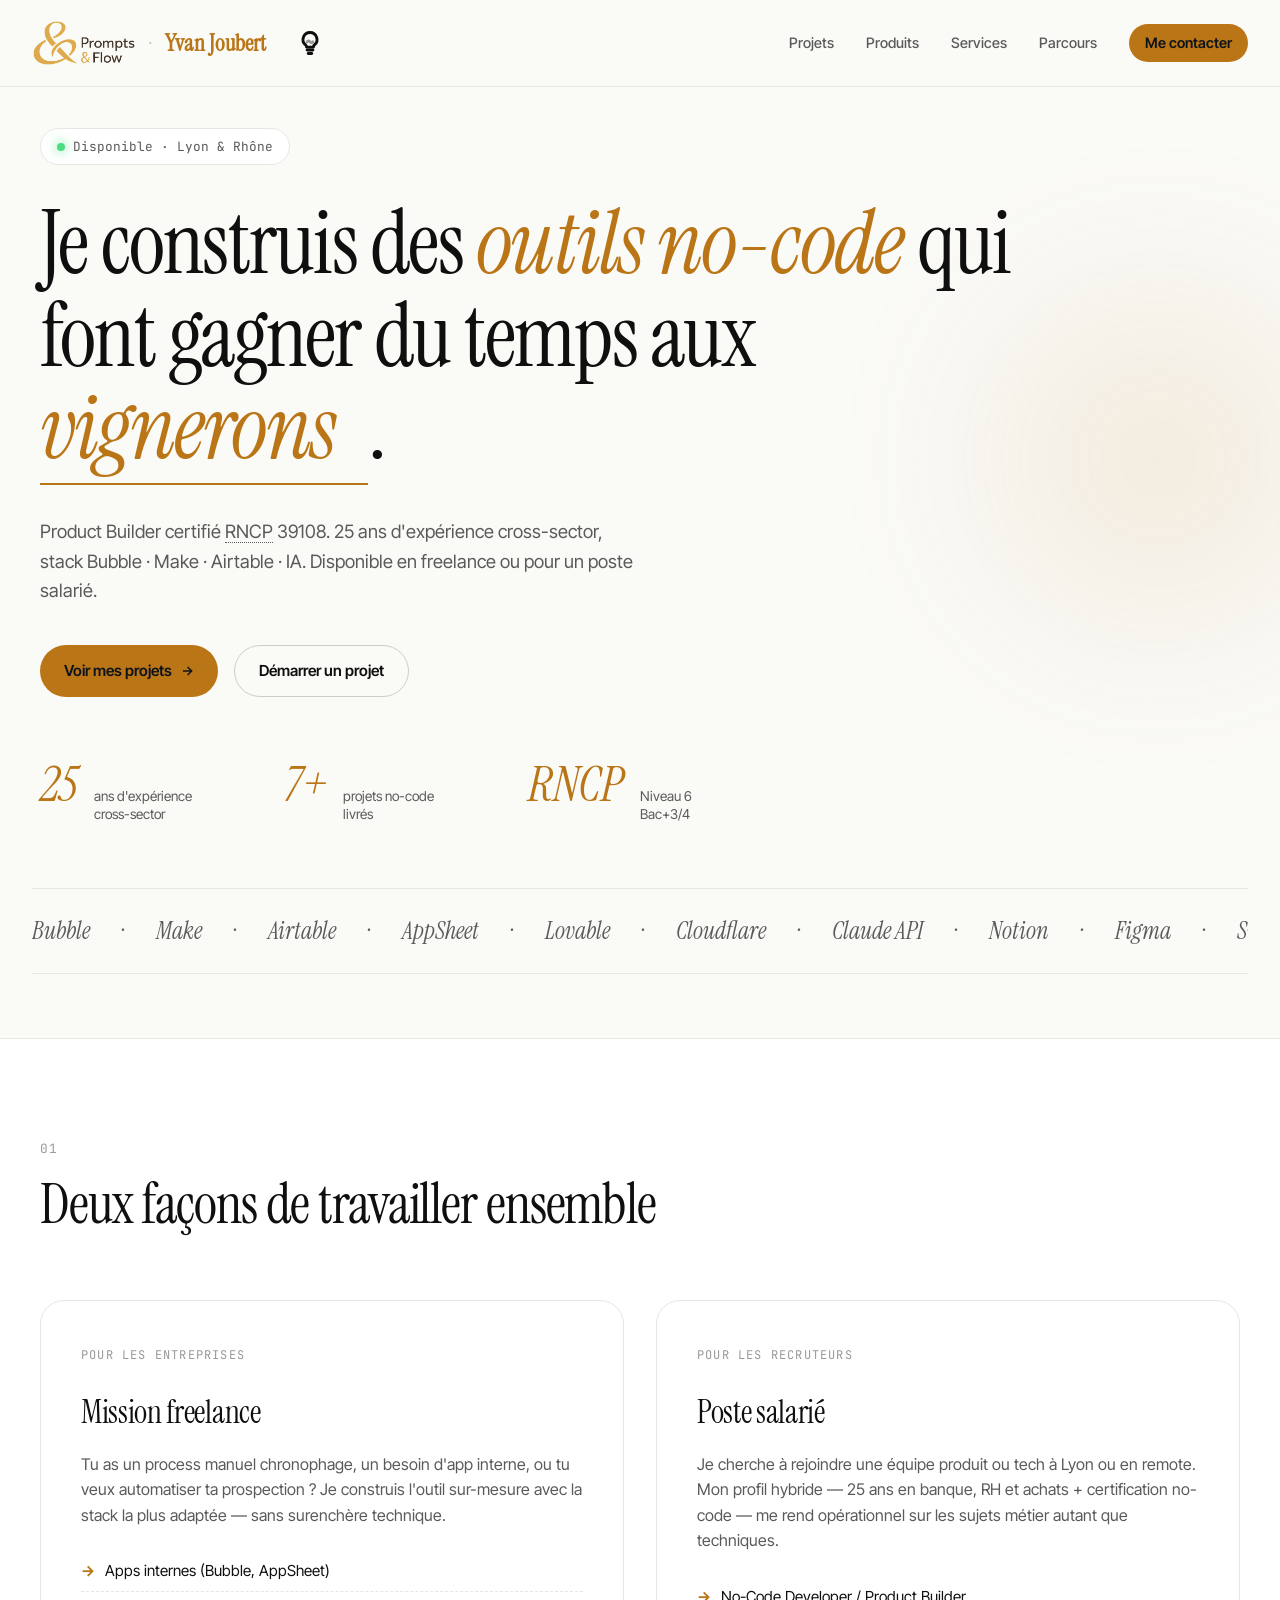
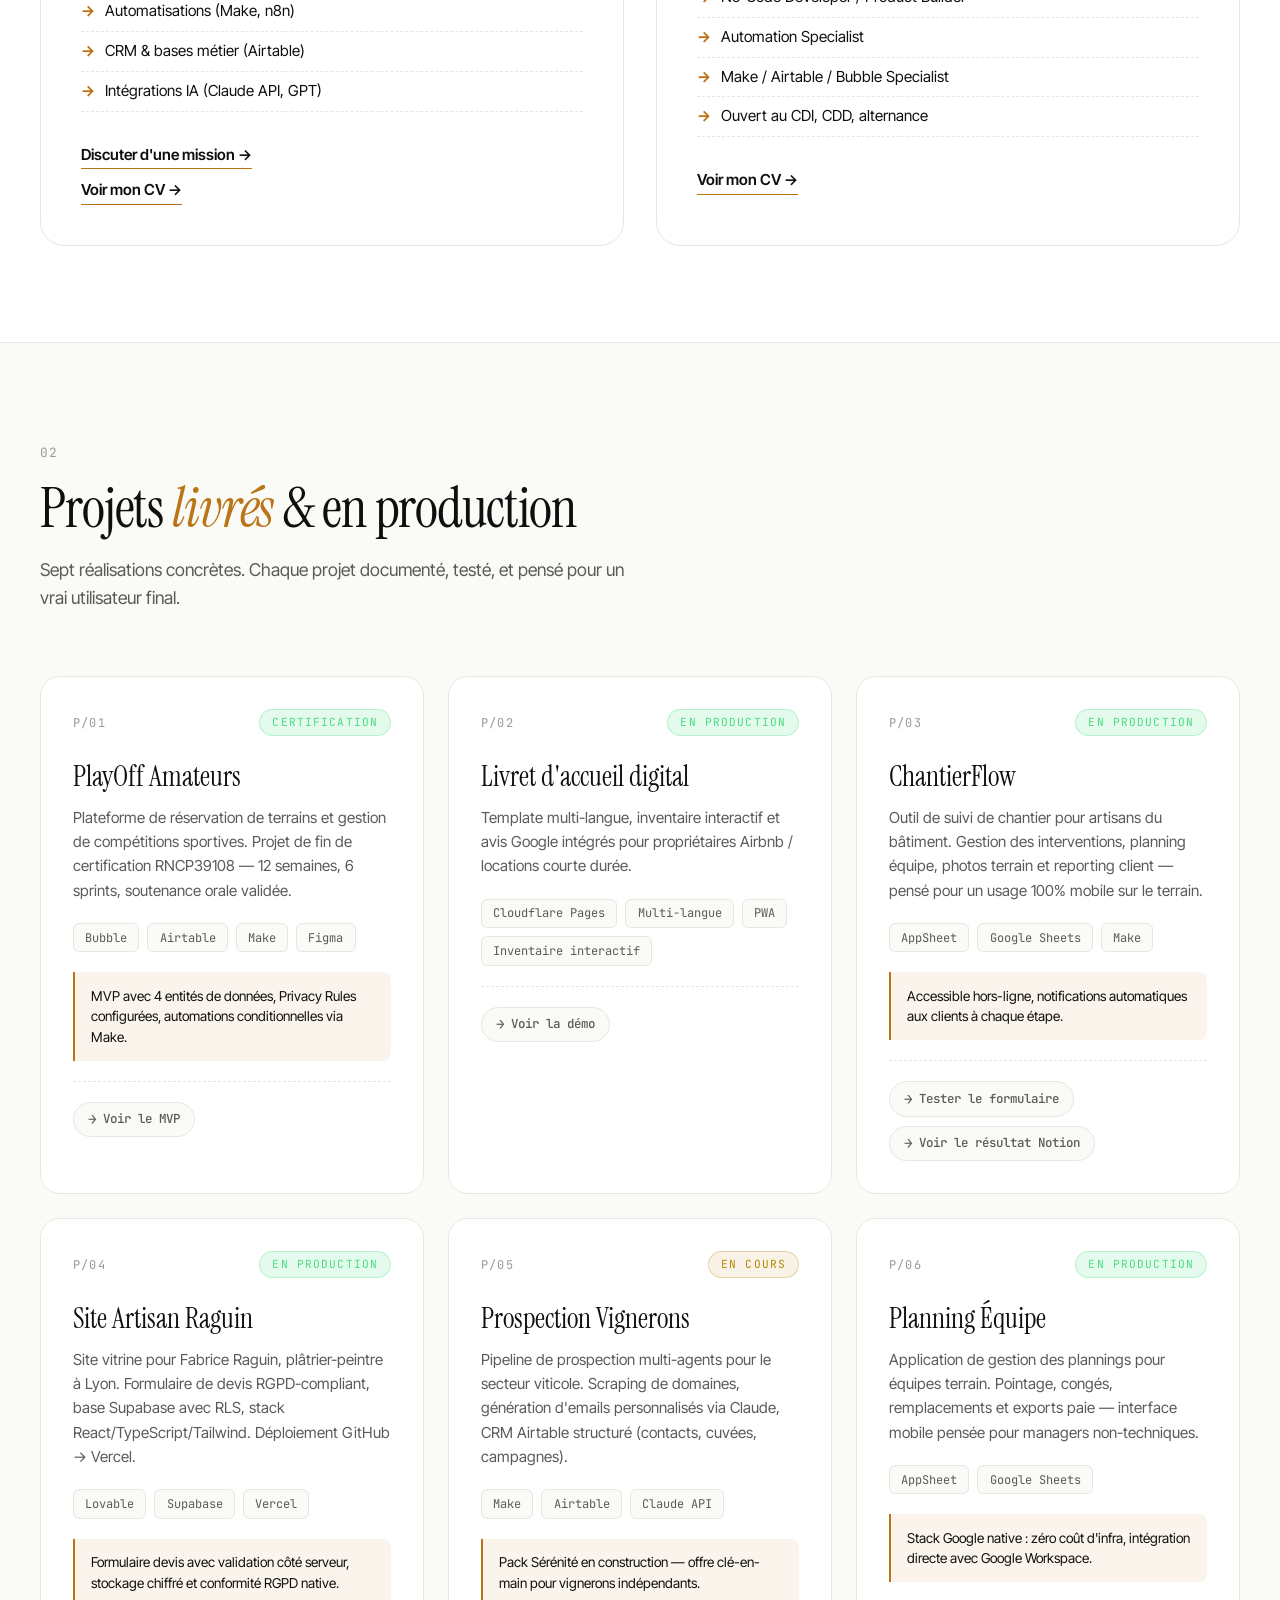
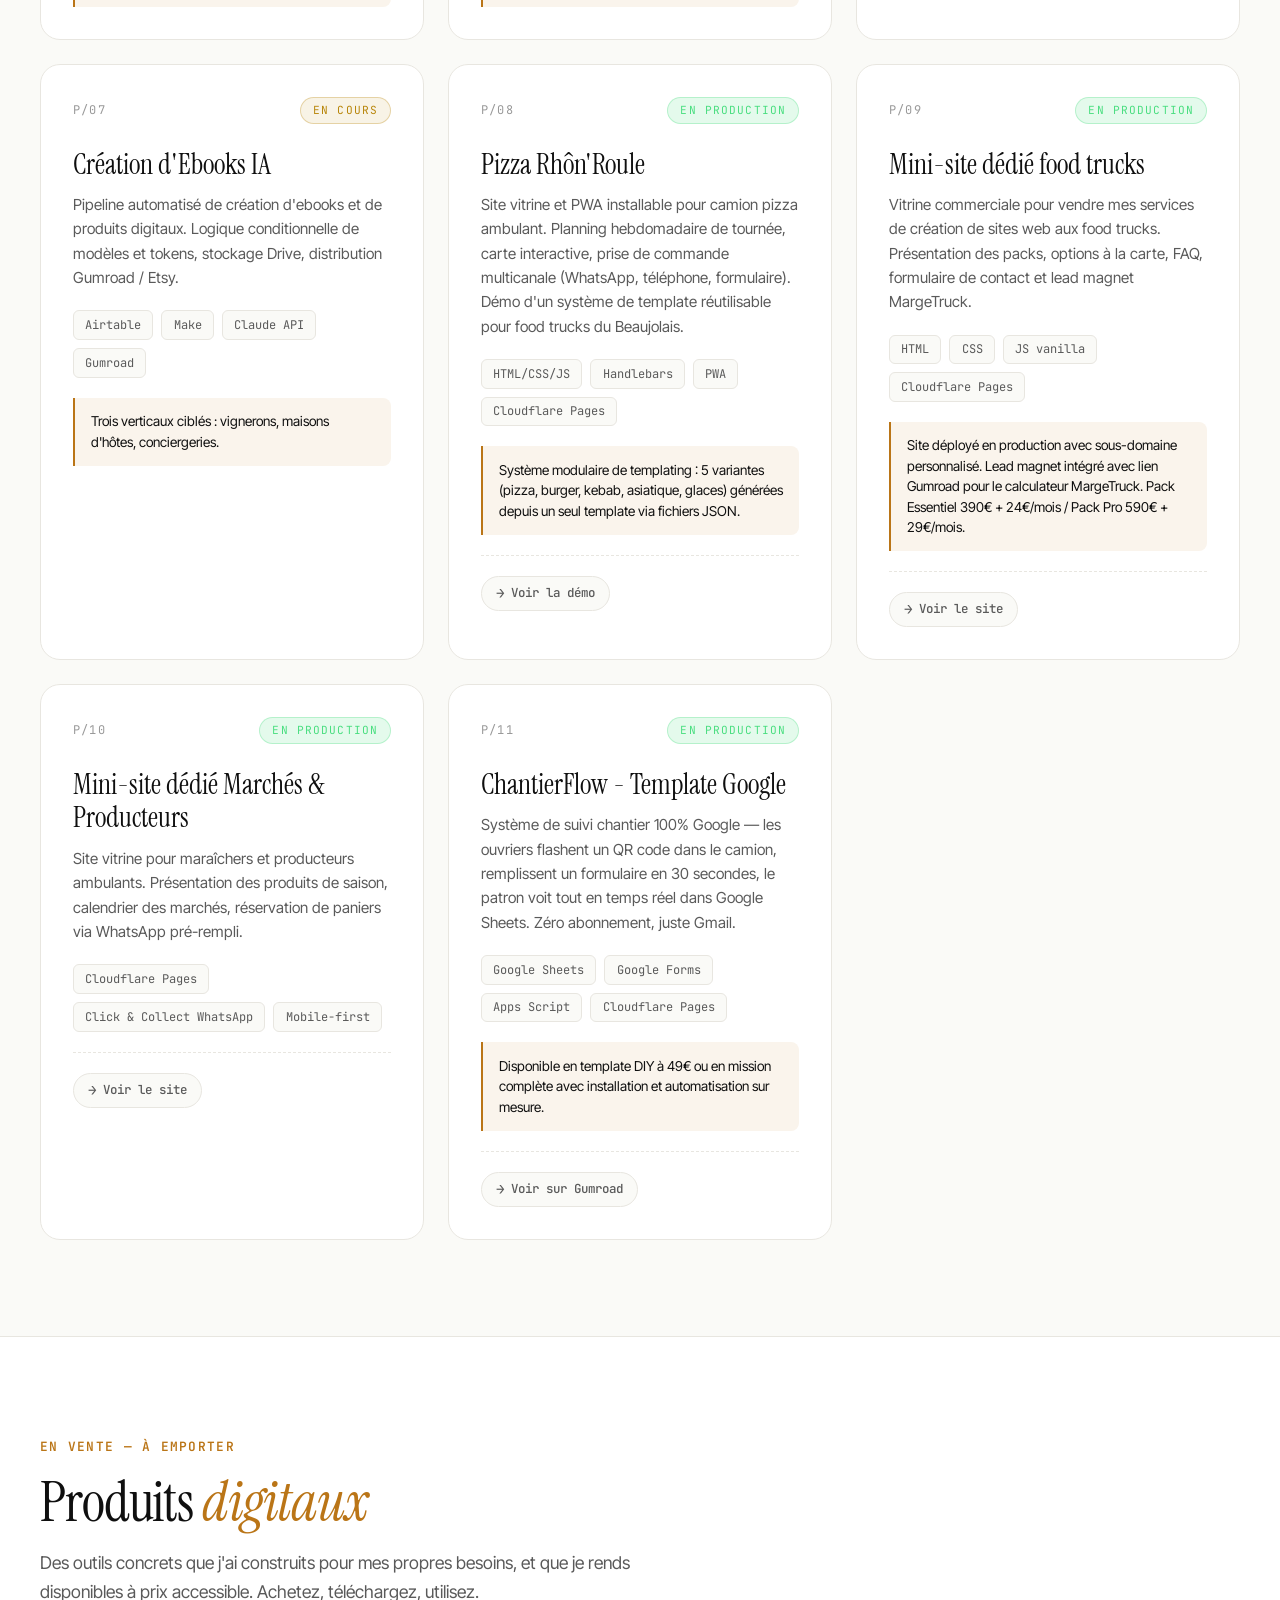
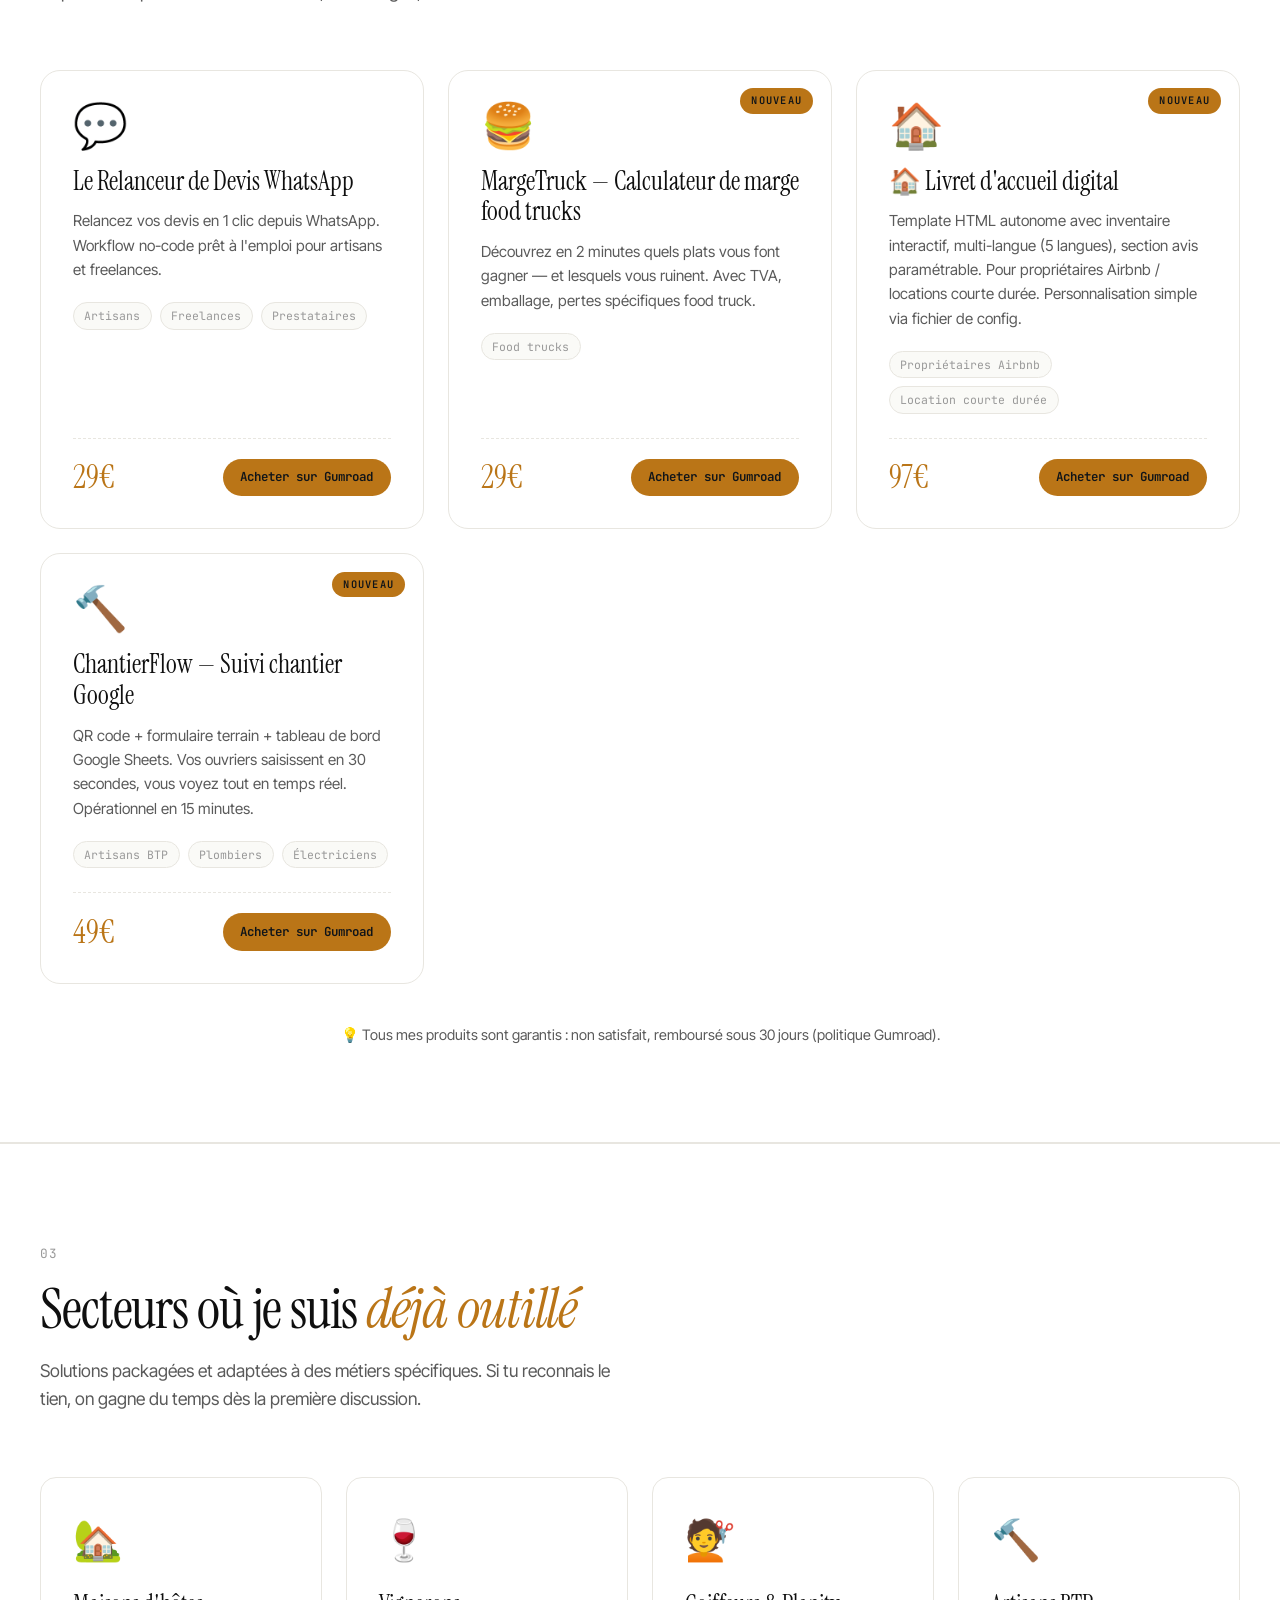
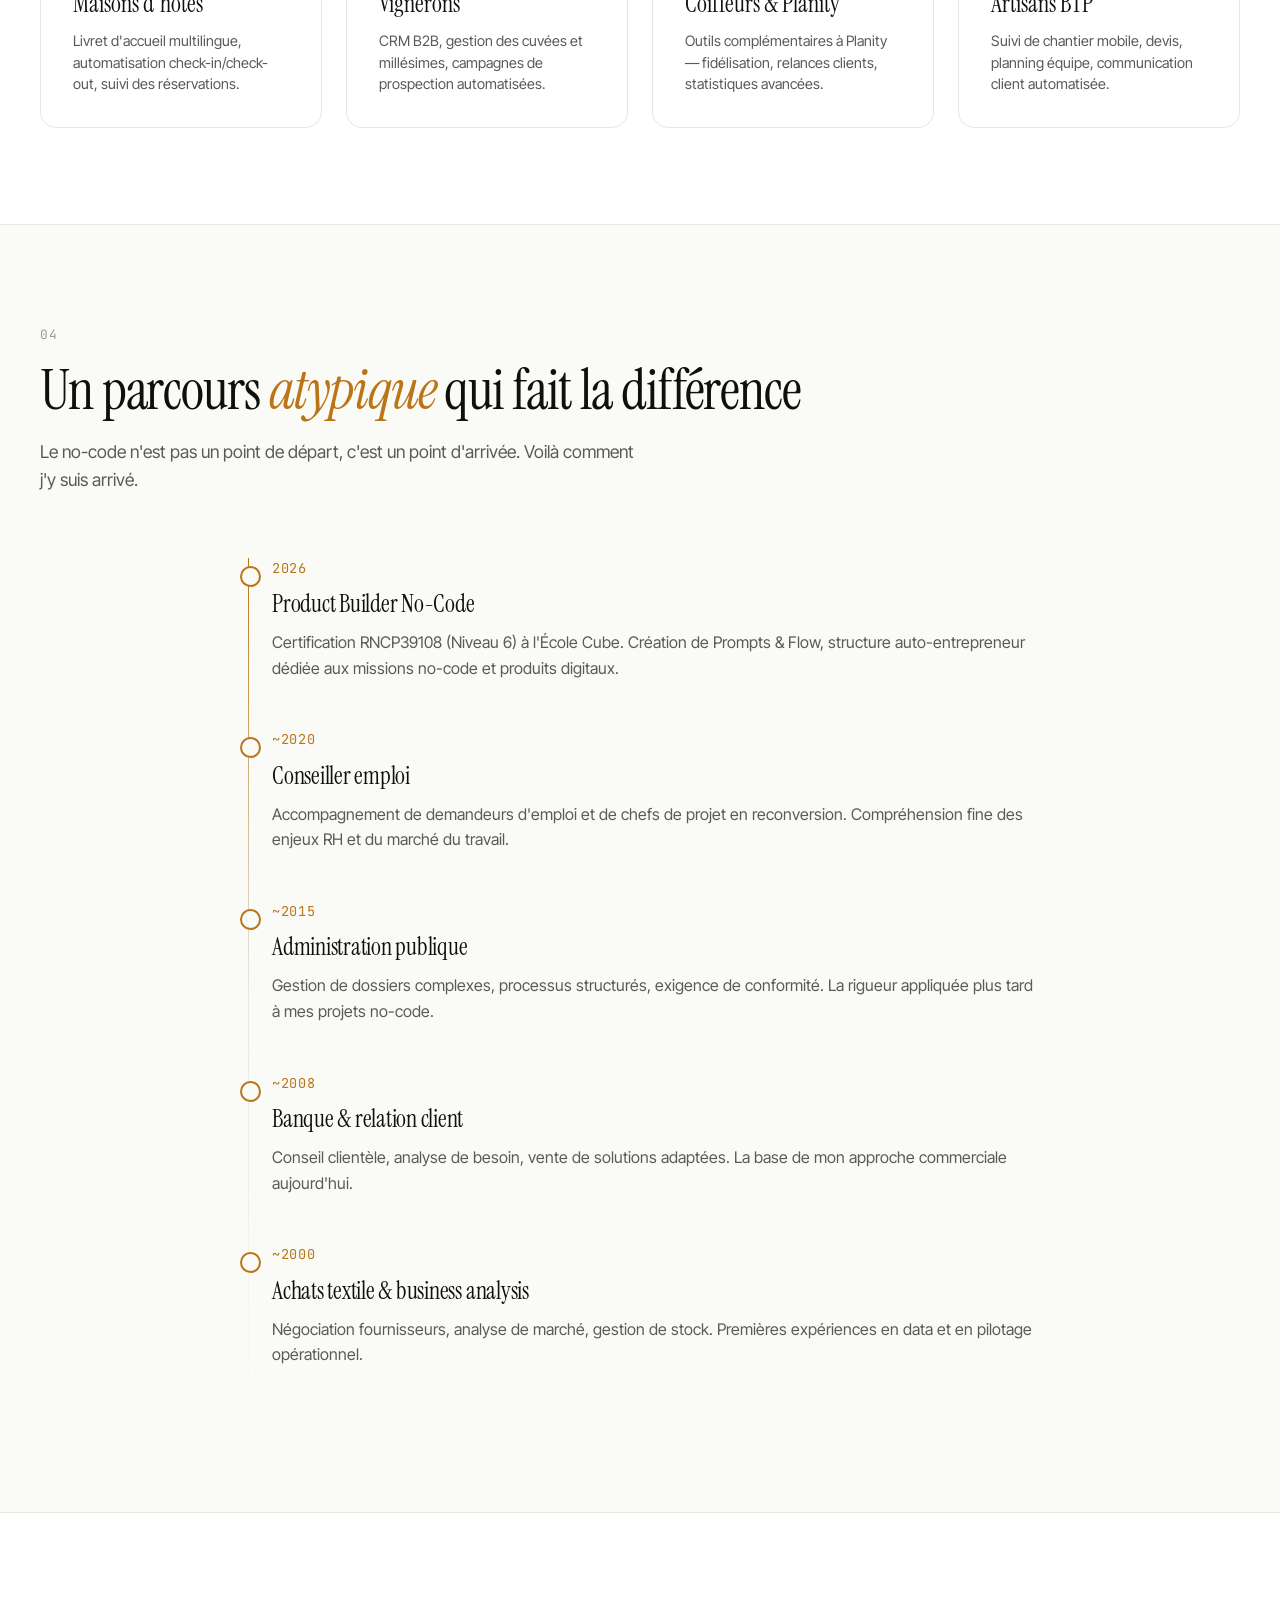
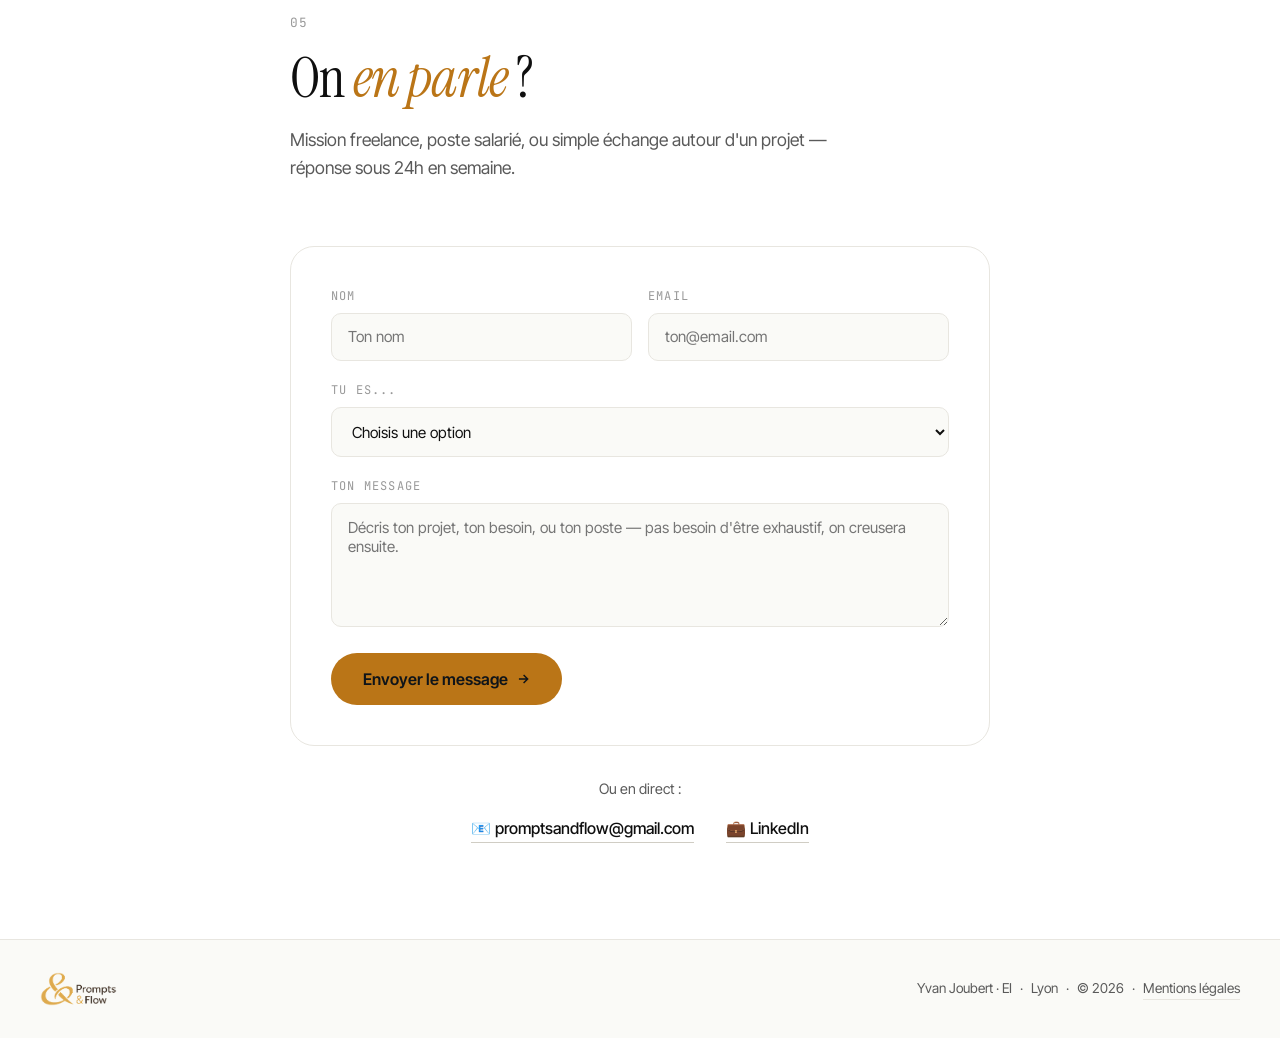
<file: index.html>
<!DOCTYPE html>
<html lang="fr" data-theme="dark">
<head>
  <meta charset="UTF-8" />
  <meta name="viewport" content="width=device-width, initial-scale=1.0" />
  <title>Yvan Joubert · Product Builder No-Code · Lyon</title>
  <meta name="description" content="Yvan Joubert, Product Builder No-Code à Lyon. Je construis des outils sur-mesure avec Bubble, Make, Airtable et IA pour les indépendants, maisons d'hôtes, vignerons et coiffeurs. Disponible en freelance ou pour un poste salarié." />
  <meta name="keywords" content="no-code, no code, Lyon, freelance, Bubble, Make, Airtable, AppSheet, automatisation, product builder, Yvan Joubert, Prompts and Flow" />
  <meta name="author" content="Yvan Joubert" />
  <link rel="canonical" href="https://promptsandflow.com/" />

  <!-- Open Graph -->
  <meta property="og:title" content="Yvan Joubert · Product Builder No-Code · Lyon" />
  <meta property="og:description" content="Je construis des outils sur-mesure pour automatiser ton activité. Bubble, Make, Airtable, IA. Disponible à Lyon." />
  <meta property="og:type" content="website" />
  <meta property="og:url" content="https://promptsandflow.com/" />
  <meta property="og:locale" content="fr_FR" />

  <!-- Twitter Card -->
  <meta name="twitter:card" content="summary_large_image" />
  <meta name="twitter:title" content="Yvan Joubert · Product Builder No-Code" />
  <meta name="twitter:description" content="Outils sur-mesure no-code pour indépendants et PME. Lyon." />

  <!-- Favicon -->
  <link rel="icon" type="image/png" sizes="32x32" href="images/logos/favicon-32.png?v=20260609-2" />
  <link rel="icon" type="image/png" sizes="16x16" href="images/logos/favicon-16.png?v=20260609-2" />
  <link rel="apple-touch-icon" sizes="180x180" href="images/logos/favicon-180.png?v=20260609-2" />

  <!-- Fonts -->
  <link rel="preconnect" href="https://fonts.googleapis.com" />
  <link rel="preconnect" href="https://fonts.gstatic.com" crossorigin />
  <link href="https://fonts.googleapis.com/css2?family=Instrument+Serif:ital@0;1&family=Inter+Tight:wght@400;500;600;700;800&family=JetBrains+Mono:wght@400;500&display=swap" rel="stylesheet" />

  <!-- Schema.org structured data -->
  <script type="application/ld+json">
  {
    "@context": "https://schema.org",
    "@type": "Person",
    "name": "Yvan Joubert",
    "jobTitle": "Product Builder No-Code",
    "url": "https://promptsandflow.com",
    "address": {
      "@type": "PostalAddress",
      "streetAddress": "254 rue Vendôme",
      "addressLocality": "Lyon",
      "postalCode": "69003",
      "addressRegion": "Rhône",
      "addressCountry": "FR"
    },
    "knowsAbout": ["No-code", "Bubble", "Make", "Airtable", "AppSheet", "Automatisation", "IA"],
    "worksFor": {
      "@type": "Organization",
      "name": "Prompts & Flow"
    }
  }
  </script>

  <link rel="stylesheet" href="styles.css?v=20260610-1" />
  <meta name="google-site-verification" content="iPtJjj0gyrvJUyJqYyPFgoODnZs7n_iYqDgCiWMfbYY" />

  <!-- Cloudflare Web Analytics --><script defer src='https://static.cloudflareinsights.com/beacon.min.js' data-cf-beacon='{"token": "6bfe361a2c0a48168dabe4ed0a0cc688"}'></script><!-- End Cloudflare Web Analytics -->
</head>
<body>
  <!-- Navigation -->
  <nav class="nav">
    <div class="nav-left">
      <a href="/" class="nav-logo" aria-label="Prompts &amp; Flow — accueil">
        <img src="images/logos/logo-header-dark.png?v=20260609-2" class="logo-img logo-dark" alt="Prompts &amp; Flow" width="394" height="175" />
        <img src="images/logos/logo-header-light.png?v=20260609-2" class="logo-img logo-light" alt="Prompts &amp; Flow" width="393" height="174" />
      </a>
      <span class="nav-sep" aria-hidden="true">·</span>
      <span class="nav-name">Yvan Joubert</span>
      <button class="theme-toggle" id="themeToggle" role="switch" aria-label="Basculer thème clair/sombre">
        <svg class="icon-bulb" width="28" height="28" viewBox="0 0 24 24" fill="none" stroke="currentColor" stroke-width="2.5" stroke-linecap="round" stroke-linejoin="round">
          <path d="M12 3a6 6 0 0 0-3.8 10.65c.5.42.8 1.02.8 1.65v.2h6v-.2c0-.63.3-1.23.8-1.65A6 6 0 0 0 12 3Z"/>
          <path class="bulb-filament" d="M9.5 11c.7-.9 1.6-.9 2.5 0s1.8.9 2.5 0"/>
          <line x1="9.5" y1="18" x2="14.5" y2="18"/>
          <line x1="10.5" y1="21" x2="13.5" y2="21"/>
        </svg>
      </button>
    </div>
    <div class="nav-links">
      <a href="#projets">Projets</a>
      <a href="#produits">Produits</a>
      <a href="#services">Services</a>
      <a href="#parcours">Parcours</a>
      <a href="#contact" class="nav-cta"><span class="cta-full">Me contacter</span><span class="cta-short">Contact</span></a>
    </div>
  </nav>

  <!-- HERO -->
  <header class="hero">
    <div class="hero-grid">
      <div class="hero-meta">
        <span class="status-dot"></span>
        <span>Disponible · Lyon &amp; Rhône</span>
      </div>

      <h1 class="hero-title">
        Je construis des <em>outils no-code</em> qui font gagner du temps aux <span class="hero-rotate" id="heroRotate">indépendants</span>.
      </h1>

      <p class="hero-sub">
        Product Builder certifié <abbr title="Répertoire National des Certifications Professionnelles">RNCP</abbr> 39108. 25 ans d'expérience cross-sector, stack Bubble · Make · Airtable · IA. Disponible en freelance ou pour un poste salarié.
      </p>

      <div class="hero-cta">
        <a href="#projets" class="btn btn-primary">
          Voir mes projets
          <svg width="14" height="14" viewBox="0 0 24 24" fill="none" stroke="currentColor" stroke-width="2.5"><path d="M5 12h14M13 5l7 7-7 7"/></svg>
        </a>
        <a href="#contact" class="btn btn-ghost">Démarrer un projet</a>
      </div>

      <div class="hero-stats">
        <div class="stat">
          <div class="stat-num">25</div>
          <div class="stat-label">ans d'expérience<br>cross-sector</div>
        </div>
        <div class="stat">
          <div class="stat-num">7+</div>
          <div class="stat-label">projets no-code<br>livrés</div>
        </div>
        <div class="stat">
          <div class="stat-num">RNCP</div>
          <div class="stat-label">Niveau 6<br>Bac+3/4</div>
        </div>
      </div>
    </div>

    <!-- Marquee de stack -->
    <div class="marquee">
      <div class="marquee-track">
        <span>Bubble</span><span>·</span>
        <span>Make</span><span>·</span>
        <span>Airtable</span><span>·</span>
        <span>AppSheet</span><span>·</span>
        <span>Lovable</span><span>·</span>
        <span>Cloudflare</span><span>·</span>
        <span>Claude API</span><span>·</span>
        <span>Notion</span><span>·</span>
        <span>Figma</span><span>·</span>
        <span>Supabase</span><span>·</span>
        <span>Bubble</span><span>·</span>
        <span>Make</span><span>·</span>
        <span>Airtable</span><span>·</span>
        <span>AppSheet</span><span>·</span>
        <span>Lovable</span><span>·</span>
        <span>Cloudflare</span><span>·</span>
        <span>Claude API</span><span>·</span>
        <span>Notion</span><span>·</span>
      </div>
    </div>
  </header>

  <!-- SERVICES -->
  <section class="services" id="services">
    <div class="section-header">
      <span class="section-num">01</span>
      <h2 class="section-title">Deux façons de travailler ensemble</h2>
    </div>

    <div class="services-grid">
      <article class="service-card">
        <div class="service-tag">Pour les entreprises</div>
        <h3>Mission freelance</h3>
        <p>Tu as un process manuel chronophage, un besoin d'app interne, ou tu veux automatiser ta prospection ? Je construis l'outil sur-mesure avec la stack la plus adaptée — sans surenchère technique.</p>
        <ul class="service-list">
          <li>Apps internes (Bubble, AppSheet)</li>
          <li>Automatisations (Make, n8n)</li>
          <li>CRM &amp; bases métier (Airtable)</li>
          <li>Intégrations IA (Claude API, GPT)</li>
        </ul>
        <div class="service-links">
          <a href="#contact" class="service-link">Discuter d'une mission →</a>
          <a href="cv-yvan-joubert-freelance.pdf" target="_blank" rel="noopener" class="service-link">Voir mon CV →</a>
        </div>
      </article>

      <article class="service-card">
        <div class="service-tag">Pour les recruteurs</div>
        <h3>Poste salarié</h3>
        <p>Je cherche à rejoindre une équipe produit ou tech à Lyon ou en remote. Mon profil hybride — 25 ans en banque, RH et achats + certification no-code — me rend opérationnel sur les sujets métier autant que techniques.</p>
        <ul class="service-list">
          <li>No-Code Developer / Product Builder</li>
          <li>Automation Specialist</li>
          <li>Make / Airtable / Bubble Specialist</li>
          <li>Ouvert au CDI, CDD, alternance</li>
        </ul>
        <div class="service-links">
          <a href="cv-yvan-joubert-salarie.pdf" target="_blank" rel="noopener" class="service-link">Voir mon CV →</a>
        </div>
      </article>
    </div>
  </section>

  <!-- PROJETS -->
  <section class="projects" id="projets">
    <div class="section-header">
      <span class="section-num">02</span>
      <h2 class="section-title">Projets <em>livrés</em> &amp; en production</h2>
      <p class="section-sub">Sept réalisations concrètes. Chaque projet documenté, testé, et pensé pour un vrai utilisateur final.</p>
    </div>

    <div class="projects-grid">
      <!-- PlayOff -->
      <article class="project" id="playoff">
        <div class="project-meta">
          <span class="project-num">P/01</span>
          <span class="project-status status-live">Certification</span>
        </div>
        <h3 class="project-title">PlayOff Amateurs</h3>
        <p class="project-desc">Plateforme de réservation de terrains et gestion de compétitions sportives. Projet de fin de certification RNCP39108 — 12 semaines, 6 sprints, soutenance orale validée.</p>
        <div class="project-stack">
          <span>Bubble</span>
          <span>Airtable</span>
          <span>Make</span>
          <span>Figma</span>
        </div>
        <div class="project-highlight">
          MVP avec 4 entités de données, Privacy Rules configurées, automations conditionnelles via Make.
        </div>
        <div class="project-actions">
          <a href="https://poa-43134.bubbleapps.io/version-test/poa_home_location_terrains" target="_blank" rel="noopener" class="project-cta">
            <span class="project-cta-arrow">→</span> Voir le MVP
          </a>
        </div>
      </article>

      <!-- Livret -->
      <article class="project" id="livret">
        <div class="project-meta">
          <span class="project-num">P/02</span>
          <span class="project-status status-live">En production</span>
        </div>
        <h3 class="project-title">Livret d'accueil digital</h3>
        <p class="project-desc">Template multi-langue, inventaire interactif et avis Google intégrés pour propriétaires Airbnb / locations courte durée.</p>
        <div class="project-stack">
          <span>Cloudflare Pages</span>
          <span>Multi-langue</span>
          <span>PWA</span>
          <span>Inventaire interactif</span>
        </div>
        <div class="project-actions">
          <a href="https://demo.promptsandflow.com" target="_blank" rel="noopener" class="project-cta">
            <span class="project-cta-arrow">→</span> Voir la démo
          </a>
        </div>
      </article>

      <!-- ChantierFlow -->
      <article class="project" id="chantierflow">
        <div class="project-meta">
          <span class="project-num">P/03</span>
          <span class="project-status status-live">En production</span>
        </div>
        <h3 class="project-title">ChantierFlow</h3>
        <p class="project-desc">Outil de suivi de chantier pour artisans du bâtiment. Gestion des interventions, planning équipe, photos terrain et reporting client — pensé pour un usage 100% mobile sur le terrain.</p>
        <div class="project-stack">
          <span>AppSheet</span>
          <span>Google Sheets</span>
          <span>Make</span>
        </div>
        <div class="project-highlight">
          Accessible hors-ligne, notifications automatiques aux clients à chaque étape.
        </div>
        <div class="project-actions">
          <a href="https://chantier-gestion-v1.pages.dev/" target="_blank" rel="noopener" class="project-cta">
            <span class="project-cta-arrow">→</span> Tester le formulaire
          </a>
          <a href="https://navy-hound-e0c.notion.site/3587918620d48022afd2f3944962e61e?v=3587918620d480ccb851000cd1af4b8f" target="_blank" rel="noopener" class="project-cta">
            <span class="project-cta-arrow">→</span> Voir le résultat Notion
          </a>
        </div>
      </article>

      <!-- Site Fabrice -->
      <article class="project">
        <div class="project-meta">
          <span class="project-num">P/04</span>
          <span class="project-status status-live">En production</span>
        </div>
        <h3 class="project-title">Site Artisan Raguin</h3>
        <p class="project-desc">Site vitrine pour Fabrice Raguin, plâtrier-peintre à Lyon. Formulaire de devis RGPD-compliant, base Supabase avec RLS, stack React/TypeScript/Tailwind. Déploiement GitHub → Vercel.</p>
        <div class="project-stack">
          <span>Lovable</span>
          <span>Supabase</span>
          <span>Vercel</span>
        </div>
        <div class="project-highlight">
          Formulaire devis avec validation côté serveur, stockage chiffré et conformité RGPD native.
        </div>
      </article>

      <!-- Vignerons -->
      <article class="project">
        <div class="project-meta">
          <span class="project-num">P/05</span>
          <span class="project-status status-progress">En cours</span>
        </div>
        <h3 class="project-title">Prospection Vignerons</h3>
        <p class="project-desc">Pipeline de prospection multi-agents pour le secteur viticole. Scraping de domaines, génération d'emails personnalisés via Claude, CRM Airtable structuré (contacts, cuvées, campagnes).</p>
        <div class="project-stack">
          <span>Make</span>
          <span>Airtable</span>
          <span>Claude API</span>
        </div>
        <div class="project-highlight">
          Pack Sérénité en construction — offre clé-en-main pour vignerons indépendants.
        </div>
      </article>

      <!-- Planning équipe -->
      <article class="project">
        <div class="project-meta">
          <span class="project-num">P/06</span>
          <span class="project-status status-live">En production</span>
        </div>
        <h3 class="project-title">Planning Équipe</h3>
        <p class="project-desc">Application de gestion des plannings pour équipes terrain. Pointage, congés, remplacements et exports paie — interface mobile pensée pour managers non-techniques.</p>
        <div class="project-stack">
          <span>AppSheet</span>
          <span>Google Sheets</span>
        </div>
        <div class="project-highlight">
          Stack Google native : zéro coût d'infra, intégration directe avec Google Workspace.
        </div>
      </article>

      <!-- Ebooks -->
      <article class="project">
        <div class="project-meta">
          <span class="project-num">P/07</span>
          <span class="project-status status-progress">En cours</span>
        </div>
        <h3 class="project-title">Création d'Ebooks IA</h3>
        <p class="project-desc">Pipeline automatisé de création d'ebooks et de produits digitaux. Logique conditionnelle de modèles et tokens, stockage Drive, distribution Gumroad / Etsy.</p>
        <div class="project-stack">
          <span>Airtable</span>
          <span>Make</span>
          <span>Claude API</span>
          <span>Gumroad</span>
        </div>
        <div class="project-highlight">
          Trois verticaux ciblés : vignerons, maisons d'hôtes, conciergeries.
        </div>
      </article>

      <!-- Pizza Rhôn'Roule -->
      <article class="project">
        <div class="project-meta">
          <span class="project-num">P/08</span>
          <span class="project-status status-live">En production</span>
        </div>
        <h3 class="project-title">Pizza Rhôn'Roule</h3>
        <p class="project-desc">Site vitrine et PWA installable pour camion pizza ambulant. Planning hebdomadaire de tournée, carte interactive, prise de commande multicanale (WhatsApp, téléphone, formulaire). Démo d'un système de template réutilisable pour food trucks du Beaujolais.</p>
        <div class="project-stack">
          <span>HTML/CSS/JS</span>
          <span>Handlebars</span>
          <span>PWA</span>
          <span>Cloudflare Pages</span>
        </div>
        <div class="project-highlight">
          Système modulaire de templating : 5 variantes (pizza, burger, kebab, asiatique, glaces) générées depuis un seul template via fichiers JSON.
        </div>
        <div class="project-actions">
          <a href="https://pizza-rhonroule.pages.dev" target="_blank" rel="noopener" class="project-cta">
            <span class="project-cta-arrow">→</span> Voir la démo
          </a>
        </div>
      </article>

      <!-- Mini-site food trucks -->
      <article class="project">
        <div class="project-meta">
          <span class="project-num">P/09</span>
          <span class="project-status status-live">En production</span>
        </div>
        <h3 class="project-title">Mini-site dédié food trucks</h3>
        <p class="project-desc">Vitrine commerciale pour vendre mes services de création de sites web aux food trucks. Présentation des packs, options à la carte, FAQ, formulaire de contact et lead magnet MargeTruck.</p>
        <div class="project-stack">
          <span>HTML</span>
          <span>CSS</span>
          <span>JS vanilla</span>
          <span>Cloudflare Pages</span>
        </div>
        <div class="project-highlight">
          Site déployé en production avec sous-domaine personnalisé. Lead magnet intégré avec lien Gumroad pour le calculateur MargeTruck. Pack Essentiel 390€ + 24€/mois / Pack Pro 590€ + 29€/mois.
        </div>
        <div class="project-actions">
          <a href="https://foodtrucks.promptsandflow.com" target="_blank" rel="noopener" class="project-cta">
            <span class="project-cta-arrow">→</span> Voir le site
          </a>
        </div>
      </article>

      <!-- Mini-site Marchés -->
      <article class="project">
        <div class="project-meta">
          <span class="project-num">P/10</span>
          <span class="project-status status-live">En production</span>
        </div>
        <h3 class="project-title">Mini-site dédié Marchés &amp; Producteurs</h3>
        <p class="project-desc">Site vitrine pour maraîchers et producteurs ambulants. Présentation des produits de saison, calendrier des marchés, réservation de paniers via WhatsApp pré-rempli.</p>
        <div class="project-stack">
          <span>Cloudflare Pages</span>
          <span>Click &amp; Collect WhatsApp</span>
          <span>Mobile-first</span>
        </div>
        <div class="project-actions">
          <a href="https://marches.promptsandflow.com" target="_blank" rel="noopener" class="project-cta">
            <span class="project-cta-arrow">→</span> Voir le site
          </a>
        </div>
      </article>
      
    <!-- ChantierFlow - Template Google -->
    <article class="project">
      <div class="project-meta">
        <span class="project-num">P/11</span>
        <span class="project-status status-live">En production</span>
      </div>
      <h3 class="project-title">ChantierFlow - Template Google</h3>
      <p class="project-desc">Système de suivi chantier 100% Google — les ouvriers flashent un QR code dans le camion, remplissent un formulaire en 30 secondes, le patron voit tout en temps réel dans Google Sheets. Zéro abonnement, juste Gmail.</p>
      <div class="project-stack">
        <span>Google Sheets</span>
        <span>Google Forms</span>
        <span>Apps Script</span>
        <span>Cloudflare Pages</span>
      </div>
      <div class="project-highlight">
      Disponible en template DIY à 49€ ou en mission complète avec installation et automatisation sur mesure.
      </div>
      <div class="project-actions">
      <a href="https://yjou.gumroad.com/l/chantierflow" target="_blank" rel="noopener" class="project-cta">
      <span class="project-cta-arrow">→</span> Voir sur Gumroad
      </a>
      </div>
      </article>
    </div>
  </section>

  <!-- PRODUITS DIGITAUX -->
  <section class="products" id="produits">
    <div class="section-header">
      <span class="section-num">EN VENTE — À EMPORTER</span>
      <h2 class="section-title">Produits <em>digitaux</em></h2>
      <p class="section-sub">Des outils concrets que j'ai construits pour mes propres besoins, et que je rends disponibles à prix accessible. Achetez, téléchargez, utilisez.</p>
    </div>

    <div class="products-grid">
      <!-- Relanceur de Devis WhatsApp -->
      <article class="product">
        <div class="product-icon">💬</div>
        <h3 class="product-title">Le Relanceur de Devis WhatsApp</h3>
        <p class="product-desc">Relancez vos devis en 1 clic depuis WhatsApp. Workflow no-code prêt à l'emploi pour artisans et freelances.</p>
        <div class="product-tags">
          <span>Artisans</span>
          <span>Freelances</span>
          <span>Prestataires</span>
        </div>
        <div class="product-footer">
          <span class="product-price">29€</span>
          <a href="https://yjou.gumroad.com/l/kiyngo" target="_blank" rel="noopener" class="product-cta">Acheter sur Gumroad</a>
        </div>
      </article>

      <!-- MargeTruck -->
      <article class="product">
        <span class="product-badge">NOUVEAU</span>
        <div class="product-icon">🍔</div>
        <h3 class="product-title">MargeTruck — Calculateur de marge food trucks</h3>
        <p class="product-desc">Découvrez en 2 minutes quels plats vous font gagner — et lesquels vous ruinent. Avec TVA, emballage, pertes spécifiques food truck.</p>
        <div class="product-tags">
          <span>Food trucks</span>
        </div>
        <div class="product-footer">
          <span class="product-price">29€</span>
          <a href="https://yjou.gumroad.com/l/cumtez" target="_blank" rel="noopener" class="product-cta">Acheter sur Gumroad</a>
        </div>
      </article>

      <!-- Livret d'accueil digital -->
      <article class="product">
        <span class="product-badge">Nouveau</span>
        <div class="product-icon">🏠</div>
        <h3 class="product-title">🏠 Livret d'accueil digital</h3>
        <p class="product-desc">Template HTML autonome avec inventaire interactif, multi-langue (5 langues), section avis paramétrable. Pour propriétaires Airbnb / locations courte durée. Personnalisation simple via fichier de config.</p>
        <div class="product-tags">
          <span>Propriétaires Airbnb</span>
          <span>Location courte durée</span>
        </div>
        <div class="product-footer">
          <span class="product-price">97€</span>
          <a href="https://yjou.gumroad.com/l/livret-accueil-digital" target="_blank" rel="noopener" class="product-cta">Acheter sur Gumroad</a>
        </div>
      </article>
      
    <!-- ChantierFlow produit -->
    <article class="product">
      <span class="product-badge">NOUVEAU</span>
      <div class="product-icon">🔨</div>
      <h3 class="product-title">ChantierFlow — Suivi chantier Google</h3>
      <p class="product-desc">QR code + formulaire terrain + tableau de bord Google Sheets. Vos ouvriers saisissent en 30 secondes, vous voyez tout en temps réel. Opérationnel en 15 minutes.</p>
      <div class="product-tags">
        <span>Artisans BTP</span>
        <span>Plombiers</span>
        <span>Électriciens</span>
      </div>
      <div class="product-footer">
      <span class="product-price">49€</span>
      <a href="https://yjou.gumroad.com/l/chantierflow" target="_blank" rel="noopener" class="product-cta">Acheter sur Gumroad</a>
     </div>
   </article>
    </div>

    <p class="products-guarantee">💡 Tous mes produits sont garantis : non satisfait, remboursé sous 30 jours (politique Gumroad).</p>
  </section>

  <!-- VERTICAUX -->
  <section class="verticals">
    <div class="section-header">
      <span class="section-num">03</span>
      <h2 class="section-title">Secteurs où je suis <em>déjà outillé</em></h2>
      <p class="section-sub">Solutions packagées et adaptées à des métiers spécifiques. Si tu reconnais le tien, on gagne du temps dès la première discussion.</p>
    </div>

    <div class="verticals-grid">
      <div class="vertical">
        <div class="vertical-icon">🏡</div>
        <h3>Maisons d'hôtes</h3>
        <p>Livret d'accueil multilingue, automatisation check-in/check-out, suivi des réservations.</p>
      </div>
      <div class="vertical">
        <div class="vertical-icon">🍷</div>
        <h3>Vignerons</h3>
        <p>CRM B2B, gestion des cuvées et millésimes, campagnes de prospection automatisées.</p>
      </div>
      <div class="vertical">
        <div class="vertical-icon">💇</div>
        <h3>Coiffeurs &amp; Planity</h3>
        <p>Outils complémentaires à Planity — fidélisation, relances clients, statistiques avancées.</p>
      </div>
      <div class="vertical">
        <div class="vertical-icon">🔨</div>
        <h3>Artisans BTP</h3>
        <p>Suivi de chantier mobile, devis, planning équipe, communication client automatisée.</p>
      </div>
    </div>
  </section>

  <!-- PARCOURS -->
  <section class="parcours" id="parcours">
    <div class="section-header">
      <span class="section-num">04</span>
      <h2 class="section-title">Un parcours <em>atypique</em> qui fait la différence</h2>
      <p class="section-sub">Le no-code n'est pas un point de départ, c'est un point d'arrivée. Voilà comment j'y suis arrivé.</p>
    </div>

    <div class="timeline">
      <div class="timeline-item">
        <div class="timeline-year">2026</div>
        <div class="timeline-content">
          <h4>Product Builder No-Code</h4>
          <p>Certification RNCP39108 (Niveau 6) à l'École Cube. Création de Prompts &amp; Flow, structure auto-entrepreneur dédiée aux missions no-code et produits digitaux.</p>
        </div>
      </div>
      <div class="timeline-item">
        <div class="timeline-year">~2020</div>
        <div class="timeline-content">
          <h4>Conseiller emploi</h4>
          <p>Accompagnement de demandeurs d'emploi et de chefs de projet en reconversion. Compréhension fine des enjeux RH et du marché du travail.</p>
        </div>
      </div>
      <div class="timeline-item">
        <div class="timeline-year">~2015</div>
        <div class="timeline-content">
          <h4>Administration publique</h4>
          <p>Gestion de dossiers complexes, processus structurés, exigence de conformité. La rigueur appliquée plus tard à mes projets no-code.</p>
        </div>
      </div>
      <div class="timeline-item">
        <div class="timeline-year">~2008</div>
        <div class="timeline-content">
          <h4>Banque &amp; relation client</h4>
          <p>Conseil clientèle, analyse de besoin, vente de solutions adaptées. La base de mon approche commerciale aujourd'hui.</p>
        </div>
      </div>
      <div class="timeline-item">
        <div class="timeline-year">~2000</div>
        <div class="timeline-content">
          <h4>Achats textile &amp; business analysis</h4>
          <p>Négociation fournisseurs, analyse de marché, gestion de stock. Premières expériences en data et en pilotage opérationnel.</p>
        </div>
      </div>
    </div>
  </section>

  <!-- CONTACT -->
  <section class="contact" id="contact">
    <div class="contact-inner">
      <div class="section-header">
        <span class="section-num">05</span>
        <h2 class="section-title">On <em>en parle</em> ?</h2>
        <p class="section-sub">Mission freelance, poste salarié, ou simple échange autour d'un projet — réponse sous 24h en semaine.</p>
      </div>

      <form class="contact-form" id="contactForm" action="https://formspree.io/f/mgodpnbz" method="POST">
        <div class="form-row">
          <label class="form-field">
            <span>Nom</span>
            <input type="text" name="name" required placeholder="Ton nom" />
          </label>
          <label class="form-field">
            <span>Email</span>
            <input type="email" name="email" required placeholder="ton@email.com" />
          </label>
        </div>

        <label class="form-field">
          <span>Tu es...</span>
          <select name="profile" required>
            <option value="">Choisis une option</option>
            <option value="entreprise">Une entreprise / un indépendant avec un projet</option>
            <option value="recruteur">Un recruteur / une équipe qui recrute</option>
            <option value="curieux">Un curieux qui veut juste discuter</option>
          </select>
        </label>

        <label class="form-field">
          <span>Ton message</span>
          <textarea name="message" rows="5" required placeholder="Décris ton projet, ton besoin, ou ton poste — pas besoin d'être exhaustif, on creusera ensuite."></textarea>
        </label>

        <button type="submit" class="btn btn-primary btn-lg">
          Envoyer le message
          <svg width="14" height="14" viewBox="0 0 24 24" fill="none" stroke="currentColor" stroke-width="2.5"><path d="M5 12h14M13 5l7 7-7 7"/></svg>
        </button>
      </form>

      <div class="contact-direct">
        <p>Ou en direct :</p>
        <div class="contact-links">
          <a href="mailto:promptsandflow@gmail.com">📧 promptsandflow@gmail.com</a>
          <a href="https://www.linkedin.com/in/yvanjoubert" target="_blank" rel="noopener">💼 LinkedIn</a>
        </div>
      </div>
    </div>
  </section>

  <!-- FOOTER -->
  <footer class="footer">
    <div class="footer-inner">
      <div class="footer-logo">
        <img src="images/logos/logo-header-dark.png?v=20260609-2" class="logo-img logo-dark" alt="Prompts &amp; Flow" width="394" height="175" />
        <img src="images/logos/logo-header-light.png?v=20260609-2" class="logo-img logo-light" alt="Prompts &amp; Flow" width="393" height="174" />
      </div>
      <div class="footer-meta">
        <span>Yvan Joubert · EI</span>
        <span>·</span>
        <span>Lyon</span>
        <span>·</span>
        <span>© 2026</span>
        <span>·</span>
        <a href="/mentions-legales" class="footer-link">Mentions légales</a>
      </div>
    </div>
  </footer>

  <script src="script.js?v=20260609-2"></script>
</body>
</html>
</file>
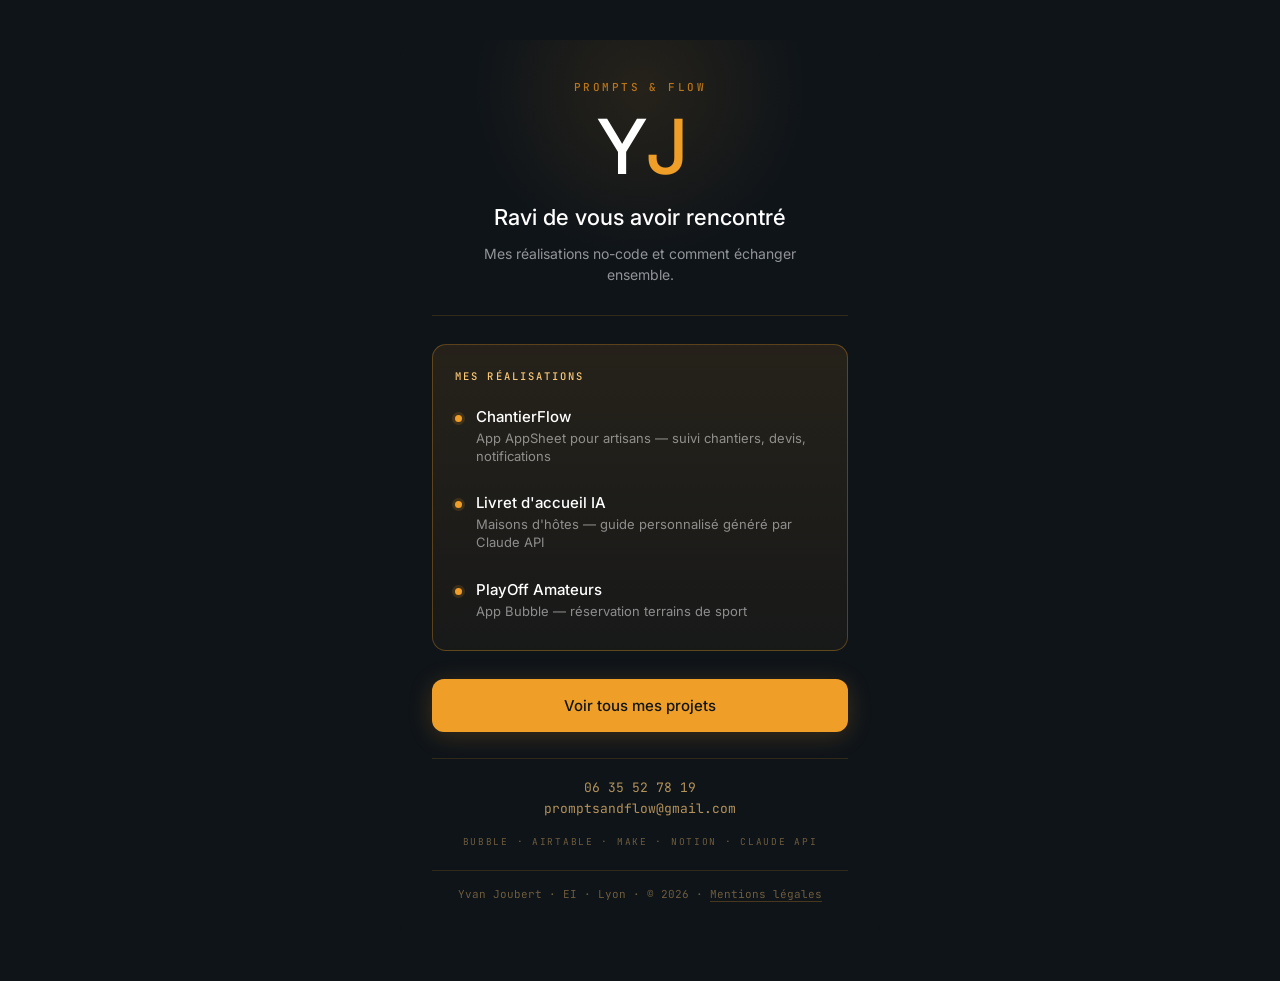
<file: carte.html>
<!DOCTYPE html>
<html lang="fr">
<head>
<meta charset="UTF-8">
<meta name="viewport" content="width=device-width, initial-scale=1.0">
<title>Ravi de vous avoir rencontré · Prompts & Flow</title>
<meta name="description" content="Yvan JOUBERT — Consultant No-Code, Automatisation & IA. Découvrez mes réalisations.">

<meta property="og:title" content="Ravi de vous avoir rencontré · Prompts & Flow">
<meta property="og:description" content="Découvrez mes réalisations no-code et échangeons ensemble.">
<meta property="og:type" content="website">
<meta property="og:url" content="https://promptsandflow.com/carte">

<link rel="preconnect" href="https://fonts.googleapis.com">
<link rel="preconnect" href="https://fonts.gstatic.com" crossorigin>
<link href="https://fonts.googleapis.com/css2?family=Inter:wght@400;500;600&family=JetBrains+Mono:wght@400;500&display=swap" rel="stylesheet">

<style>
* { margin: 0; padding: 0; box-sizing: border-box; }

body {
  background: #0F1419;
  color: #FFFFFF;
  font-family: 'Inter', -apple-system, sans-serif;
  min-height: 100vh;
  padding: 40px 20px;
  display: flex;
  align-items: center;
  justify-content: center;
}

.container {
  max-width: 480px;
  width: 100%;
  background: #0F1419;
  border-radius: 18px;
  padding: 40px 32px;
  position: relative;
  overflow: hidden;
}

.halo {
  position: absolute;
  top: -120px;
  left: 50%;
  transform: translateX(-50%);
  width: 340px;
  height: 340px;
  background: radial-gradient(circle, rgba(239,159,39,0.10) 0%, transparent 70%);
  pointer-events: none;
  z-index: 0;
}

.content {
  position: relative;
  z-index: 1;
}

.header {
  text-align: center;
  padding-bottom: 30px;
  border-bottom: 0.5px solid rgba(239, 159, 39, 0.15);
}

.brand {
  color: #BA7517;
  font-size: 11px;
  letter-spacing: 0.22em;
  text-transform: uppercase;
  font-weight: 500;
  font-family: 'JetBrains Mono', monospace;
  margin-bottom: 18px;
}

.logo {
  display: inline-flex;
  align-items: baseline;
  gap: 2px;
  margin-bottom: 24px;
}

.logo .y { color: #FFFFFF; font-size: 76px; font-weight: 500; letter-spacing: -0.05em; line-height: 0.9; }
.logo .j { color: #EF9F27; font-size: 76px; font-weight: 500; letter-spacing: -0.05em; line-height: 0.9; }

.welcome {
  font-size: 22px;
  font-weight: 500;
  line-height: 1.2;
  margin-bottom: 12px;
}

.intro {
  color: rgba(255,255,255,0.55);
  font-size: 14px;
  line-height: 1.5;
  max-width: 320px;
  margin: 0 auto;
}

.card {
  background: linear-gradient(180deg, rgba(239, 159, 39, 0.10) 0%, rgba(239, 159, 39, 0.04) 100%);
  border: 0.5px solid rgba(239, 159, 39, 0.30);
  border-radius: 14px;
  padding: 24px 22px;
  margin: 28px 0;
}

.card-title {
  color: #FAC775;
  font-size: 10.5px;
  letter-spacing: 0.20em;
  text-transform: uppercase;
  font-weight: 500;
  font-family: 'JetBrains Mono', monospace;
  margin-bottom: 18px;
}

.projects { display: flex; flex-direction: column; gap: 16px; }

.project {
  display: flex;
  align-items: flex-start;
  gap: 14px;
  text-decoration: none;
  color: inherit;
  padding: 6px 0;
  transition: opacity 0.2s, transform 0.2s;
}

.project:hover { opacity: 0.85; transform: translateX(2px); }

.project-dot {
  width: 7px;
  height: 7px;
  background: #EF9F27;
  border-radius: 50%;
  margin-top: 8px;
  flex-shrink: 0;
  box-shadow: 0 0 0 3px rgba(239,159,39,0.15);
}

.project-content { flex: 1; }
.project-name { font-size: 15px; font-weight: 500; margin-bottom: 3px; color: #FFFFFF; }
.project-desc { color: rgba(255,255,255,0.5); font-size: 13px; line-height: 1.4; }

.actions {
  display: flex;
  flex-direction: column;
  gap: 10px;
  margin-bottom: 26px;
}

.btn {
  padding: 17px;
  border-radius: 12px;
  text-align: center;
  font-size: 15px;
  font-weight: 500;
  text-decoration: none;
  transition: all 0.2s;
  display: block;
  background: #EF9F27;
  color: #0F1419;
  box-shadow: 0 4px 24px rgba(239,159,39,0.20);
}

.btn:hover { background: #FAC775; transform: translateY(-1px); box-shadow: 0 6px 28px rgba(239,159,39,0.30); }

.contact {
  text-align: center;
  padding-top: 20px;
  border-top: 0.5px solid rgba(239, 159, 39, 0.15);
}

.contact-row {
  color: rgba(250, 199, 117, 0.7);
  font-size: 13px;
  font-family: 'JetBrains Mono', monospace;
  margin-bottom: 4px;
}

.contact-row a { color: inherit; text-decoration: none; transition: color 0.2s; }
.contact-row a:hover { color: #EF9F27; }

.footer-stack {
  color: rgba(250, 199, 117, 0.4);
  font-size: 9.5px;
  font-family: 'JetBrains Mono', monospace;
  letter-spacing: 0.18em;
  text-transform: uppercase;
  text-align: center;
  padding-top: 14px;
}

.site-footer {
  color: rgba(250, 199, 117, 0.4);
  font-size: 11px;
  font-family: 'JetBrains Mono', monospace;
  text-align: center;
  margin-top: 22px;
  padding-top: 16px;
  border-top: 0.5px solid rgba(239, 159, 39, 0.15);
}

.site-footer a { color: inherit; text-decoration: none; border-bottom: 1px solid rgba(239, 159, 39, 0.25); transition: color 0.2s; }
.site-footer a:hover { color: #EF9F27; }

@media (max-width: 480px) {
  body { padding: 20px 12px; }
  .container { padding: 32px 24px; }
  .welcome { font-size: 19px; }
  .logo .y, .logo .j { font-size: 60px; }
}
</style>
</head>
<body>

<main class="container">

<div class="halo"></div>

<div class="content">

<header class="header">
<div class="brand">Prompts &amp; Flow</div>
<div class="logo"><span class="y">Y</span><span class="j">J</span></div>
<h1 class="welcome">Ravi de vous avoir rencontré</h1>
<p class="intro">Mes réalisations no-code et comment échanger ensemble.</p>
</header>

<section class="card">
<div class="card-title">Mes réalisations</div>
<div class="projects">

<a href="/#chantierflow" class="project">
<div class="project-dot"></div>
<div class="project-content">
<div class="project-name">ChantierFlow</div>
<div class="project-desc">App AppSheet pour artisans — suivi chantiers, devis, notifications</div>
</div>
</a>

<a href="/#livret" class="project">
<div class="project-dot"></div>
<div class="project-content">
<div class="project-name">Livret d'accueil IA</div>
<div class="project-desc">Maisons d'hôtes — guide personnalisé généré par Claude API</div>
</div>
</a>

<a href="/#playoff" class="project">
<div class="project-dot"></div>
<div class="project-content">
<div class="project-name">PlayOff Amateurs</div>
<div class="project-desc">App Bubble — réservation terrains de sport</div>
</div>
</a>

</div>
</section>

<section class="actions">
<a href="/" class="btn">Voir tous mes projets</a>
</section>

<section class="contact">
<div class="contact-row"><a href="tel:+33635527819">06 35 52 78 19</a></div>
<div class="contact-row"><a href="mailto:promptsandflow@gmail.com">promptsandflow@gmail.com</a></div>
<div class="footer-stack">Bubble · Airtable · Make · Notion · Claude API</div>
</section>

<footer class="site-footer">
Yvan Joubert · EI · Lyon · © 2026 · <a href="/mentions-legales">Mentions légales</a>
</footer>

</div>
</main>

</body>
</html>
</file>
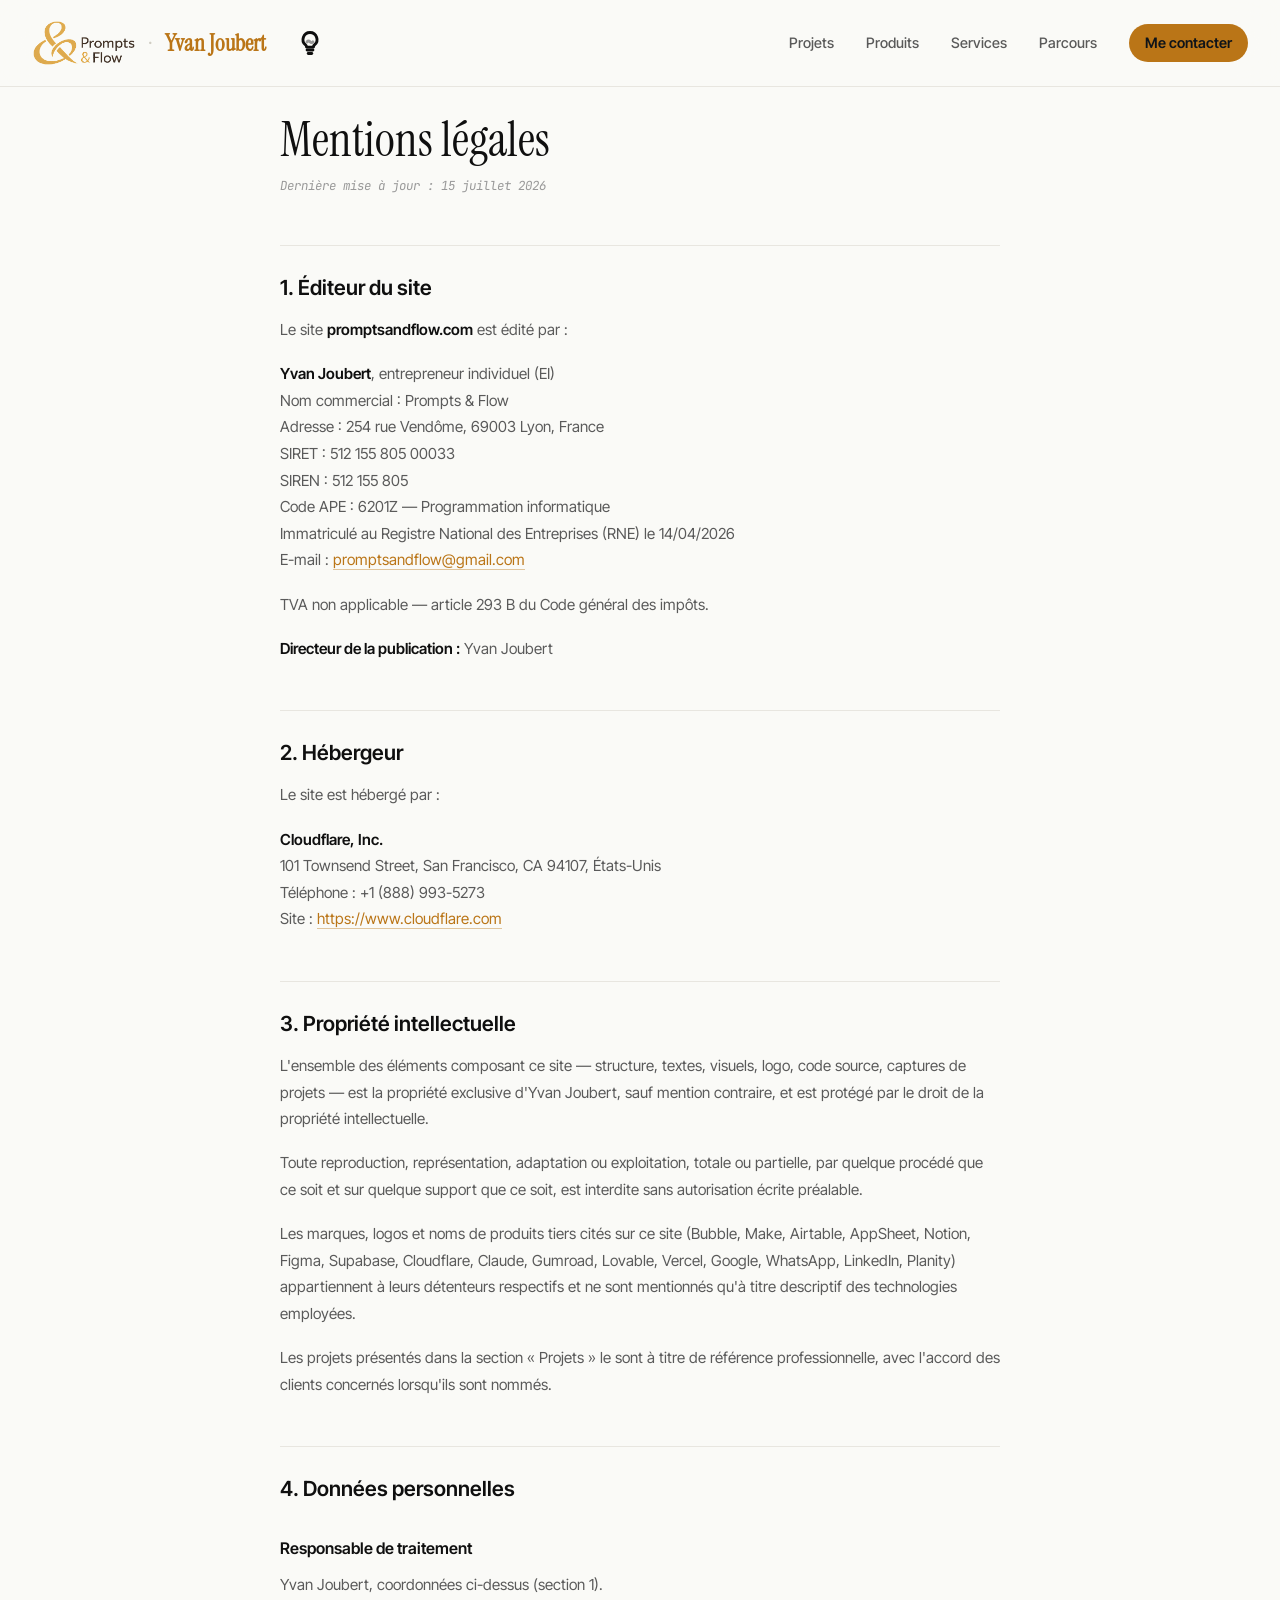
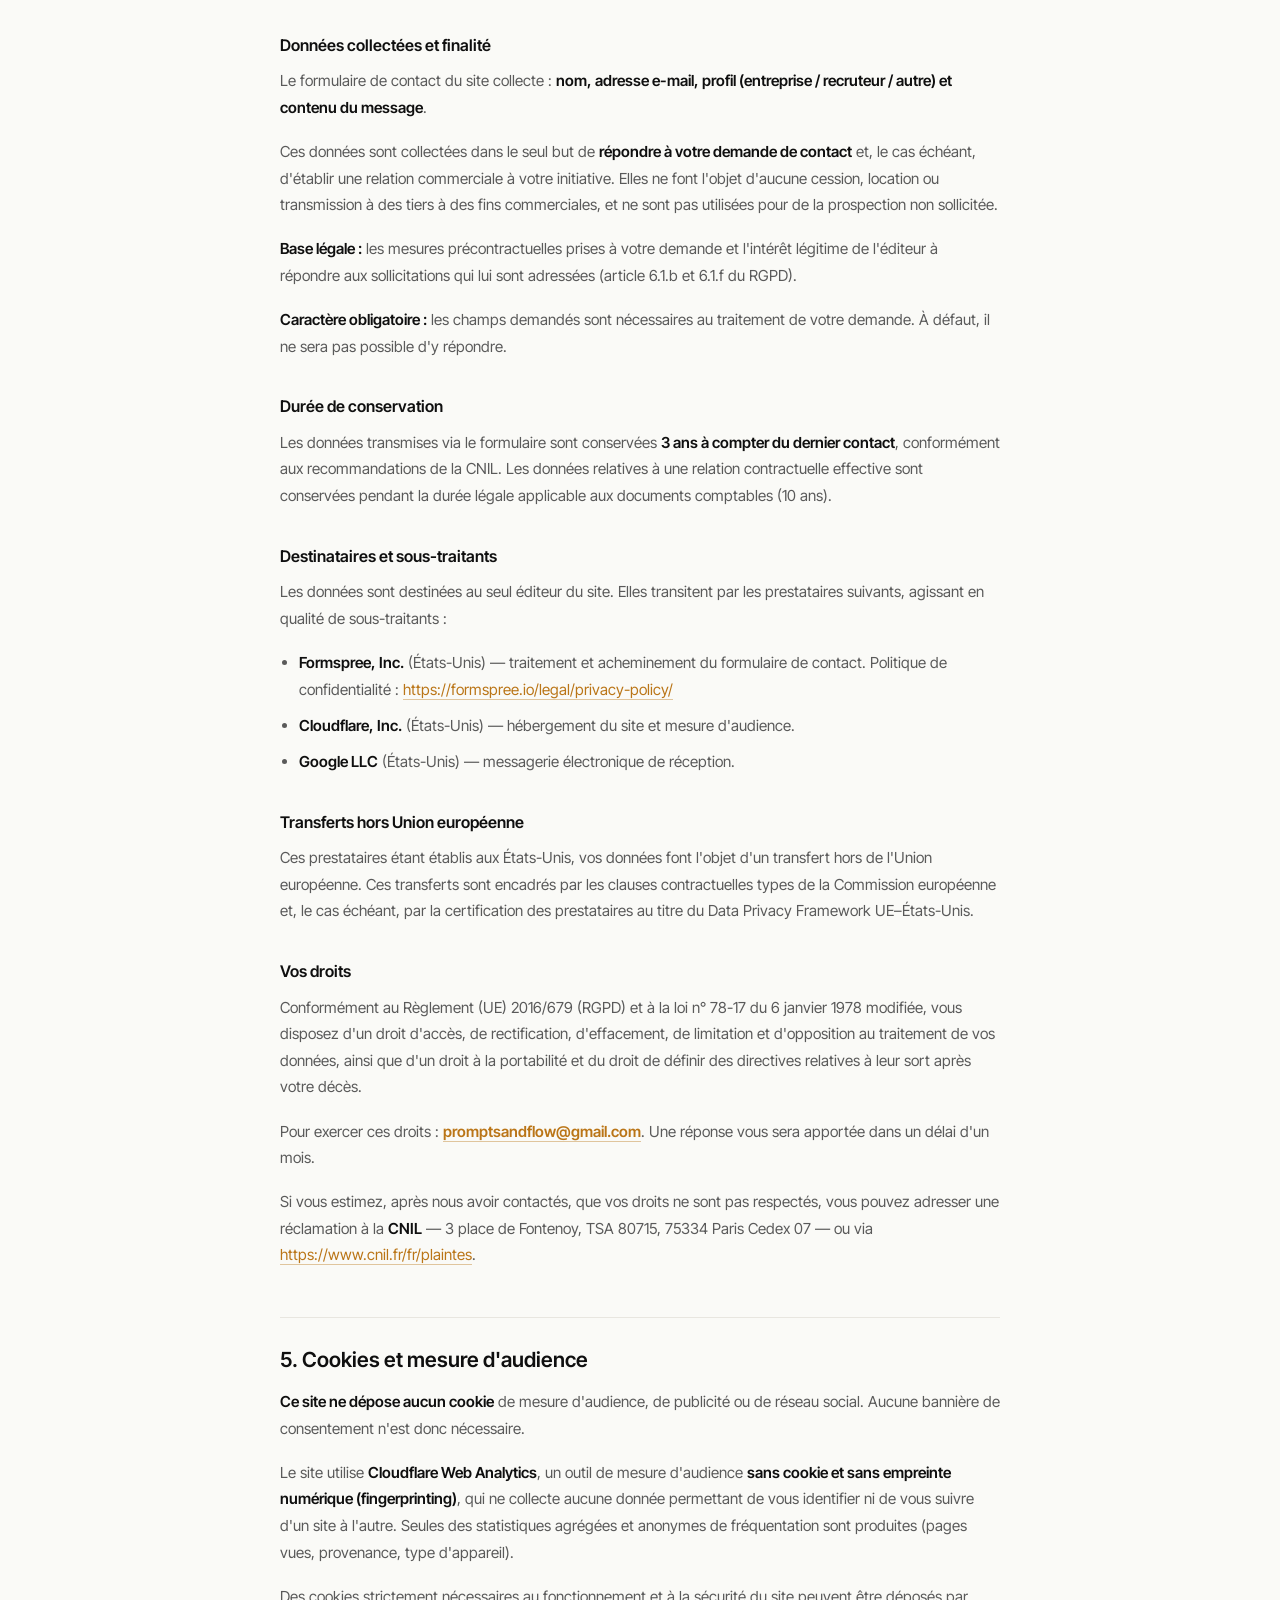
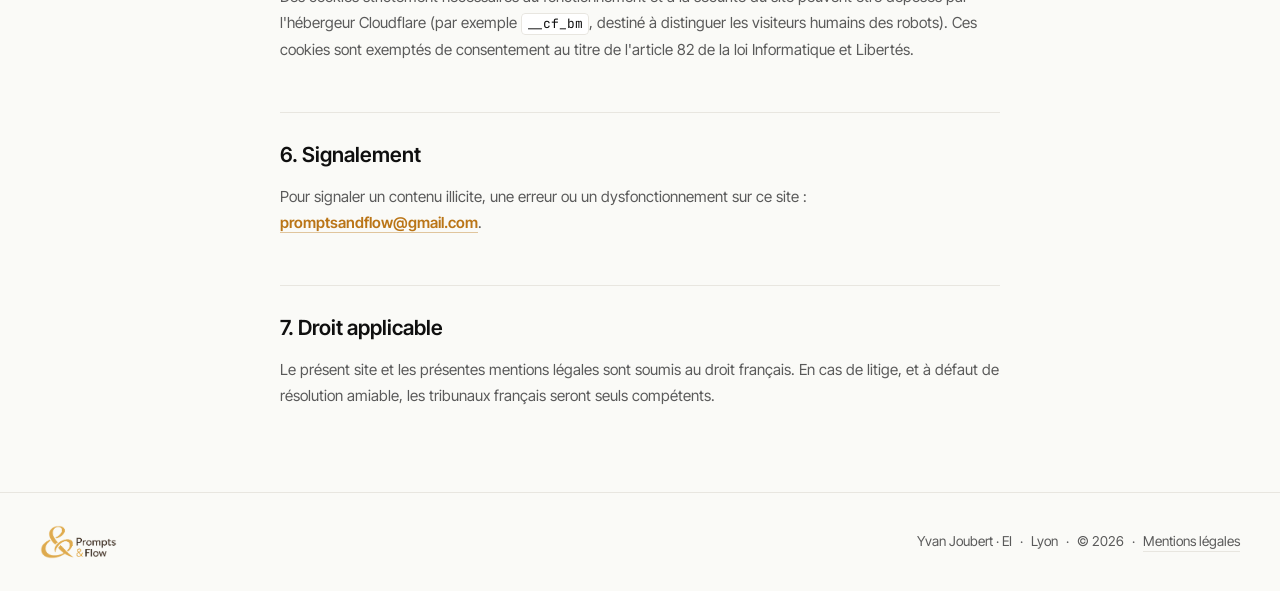
<file: mentions-legales.html>
<!DOCTYPE html>
<html lang="fr" data-theme="dark">
<head>
  <meta charset="UTF-8" />
  <meta name="viewport" content="width=device-width, initial-scale=1.0" />
  <title>Mentions légales · Prompts &amp; Flow</title>
  <meta name="robots" content="noindex, follow" />
  <meta name="author" content="Yvan Joubert" />

  <!-- Favicon -->
  <link rel="icon" type="image/png" sizes="32x32" href="images/logos/favicon-32.png?v=20260609-2" />
  <link rel="icon" type="image/png" sizes="16x16" href="images/logos/favicon-16.png?v=20260609-2" />
  <link rel="apple-touch-icon" sizes="180x180" href="images/logos/favicon-180.png?v=20260609-2" />

  <!-- Fonts -->
  <link rel="preconnect" href="https://fonts.googleapis.com" />
  <link rel="preconnect" href="https://fonts.gstatic.com" crossorigin />
  <link href="https://fonts.googleapis.com/css2?family=Instrument+Serif:ital@0;1&family=Inter+Tight:wght@400;500;600;700;800&family=JetBrains+Mono:wght@400;500&display=swap" rel="stylesheet" />

  <link rel="stylesheet" href="styles.css?v=20260610-1" />

  <!-- Cloudflare Web Analytics --><script defer src='https://static.cloudflareinsights.com/beacon.min.js' data-cf-beacon='{"token": "6bfe361a2c0a48168dabe4ed0a0cc688"}'></script><!-- End Cloudflare Web Analytics -->
</head>
<body>
  <!-- Navigation -->
  <nav class="nav">
    <div class="nav-left">
      <a href="/" class="nav-logo" aria-label="Prompts &amp; Flow — accueil">
        <img src="images/logos/logo-header-dark.png?v=20260609-2" class="logo-img logo-dark" alt="Prompts &amp; Flow" width="394" height="175" />
        <img src="images/logos/logo-header-light.png?v=20260609-2" class="logo-img logo-light" alt="Prompts &amp; Flow" width="393" height="174" />
      </a>
      <span class="nav-sep" aria-hidden="true">·</span>
      <span class="nav-name">Yvan Joubert</span>
      <button class="theme-toggle" id="themeToggle" role="switch" aria-label="Basculer thème clair/sombre">
        <svg class="icon-bulb" width="28" height="28" viewBox="0 0 24 24" fill="none" stroke="currentColor" stroke-width="2.5" stroke-linecap="round" stroke-linejoin="round">
          <path d="M12 3a6 6 0 0 0-3.8 10.65c.5.42.8 1.02.8 1.65v.2h6v-.2c0-.63.3-1.23.8-1.65A6 6 0 0 0 12 3Z"/>
          <path class="bulb-filament" d="M9.5 11c.7-.9 1.6-.9 2.5 0s1.8.9 2.5 0"/>
          <line x1="9.5" y1="18" x2="14.5" y2="18"/>
          <line x1="10.5" y1="21" x2="13.5" y2="21"/>
        </svg>
      </button>
    </div>
    <div class="nav-links">
      <a href="/#projets">Projets</a>
      <a href="/#produits">Produits</a>
      <a href="/#services">Services</a>
      <a href="/#parcours">Parcours</a>
      <a href="/#contact" class="nav-cta"><span class="cta-full">Me contacter</span><span class="cta-short">Contact</span></a>
    </div>
  </nav>

  <!-- MENTIONS LEGALES -->
  <main class="legal">
    <div class="legal-inner">
      <h1 class="legal-title">Mentions légales</h1>
      <p class="legal-updated"><em>Dernière mise à jour : 15 juillet 2026</em></p>

      <h2>1. Éditeur du site</h2>

      <p>Le site <strong>promptsandflow.com</strong> est édité par :</p>

      <p>
        <strong>Yvan Joubert</strong>, entrepreneur individuel (EI)<br />
        Nom commercial : Prompts &amp; Flow<br />
        Adresse : 254 rue Vendôme, 69003 Lyon, France<br />
        SIRET : 512 155 805 00033<br />
        SIREN : 512 155 805<br />
        Code APE : 6201Z — Programmation informatique<br />
        Immatriculé au Registre National des Entreprises (RNE) le 14/04/2026<br />
        E-mail : <a href="mailto:promptsandflow@gmail.com">promptsandflow@gmail.com</a>
      </p>

      <p>TVA non applicable — article 293 B du Code général des impôts.</p>

      <p><strong>Directeur de la publication :</strong> Yvan Joubert</p>

      <h2>2. Hébergeur</h2>

      <p>Le site est hébergé par :</p>

      <p>
        <strong>Cloudflare, Inc.</strong><br />
        101 Townsend Street, San Francisco, CA 94107, États-Unis<br />
        Téléphone : +1 (888) 993-5273<br />
        Site : <a href="https://www.cloudflare.com" target="_blank" rel="noopener">https://www.cloudflare.com</a>
      </p>

      <h2>3. Propriété intellectuelle</h2>

      <p>L'ensemble des éléments composant ce site — structure, textes, visuels, logo, code source, captures de projets — est la propriété exclusive d'Yvan Joubert, sauf mention contraire, et est protégé par le droit de la propriété intellectuelle.</p>

      <p>Toute reproduction, représentation, adaptation ou exploitation, totale ou partielle, par quelque procédé que ce soit et sur quelque support que ce soit, est interdite sans autorisation écrite préalable.</p>

      <p>Les marques, logos et noms de produits tiers cités sur ce site (Bubble, Make, Airtable, AppSheet, Notion, Figma, Supabase, Cloudflare, Claude, Gumroad, Lovable, Vercel, Google, WhatsApp, LinkedIn, Planity) appartiennent à leurs détenteurs respectifs et ne sont mentionnés qu'à titre descriptif des technologies employées.</p>

      <p>Les projets présentés dans la section « Projets » le sont à titre de référence professionnelle, avec l'accord des clients concernés lorsqu'ils sont nommés.</p>

      <h2>4. Données personnelles</h2>

      <h3>Responsable de traitement</h3>

      <p>Yvan Joubert, coordonnées ci-dessus (section 1).</p>

      <h3>Données collectées et finalité</h3>

      <p>Le formulaire de contact du site collecte : <strong>nom, adresse e-mail, profil (entreprise / recruteur / autre) et contenu du message</strong>.</p>

      <p>Ces données sont collectées dans le seul but de <strong>répondre à votre demande de contact</strong> et, le cas échéant, d'établir une relation commerciale à votre initiative. Elles ne font l'objet d'aucune cession, location ou transmission à des tiers à des fins commerciales, et ne sont pas utilisées pour de la prospection non sollicitée.</p>

      <p><strong>Base légale :</strong> les mesures précontractuelles prises à votre demande et l'intérêt légitime de l'éditeur à répondre aux sollicitations qui lui sont adressées (article 6.1.b et 6.1.f du RGPD).</p>

      <p><strong>Caractère obligatoire :</strong> les champs demandés sont nécessaires au traitement de votre demande. À défaut, il ne sera pas possible d'y répondre.</p>

      <h3>Durée de conservation</h3>

      <p>Les données transmises via le formulaire sont conservées <strong>3 ans à compter du dernier contact</strong>, conformément aux recommandations de la CNIL. Les données relatives à une relation contractuelle effective sont conservées pendant la durée légale applicable aux documents comptables (10 ans).</p>

      <h3>Destinataires et sous-traitants</h3>

      <p>Les données sont destinées au seul éditeur du site. Elles transitent par les prestataires suivants, agissant en qualité de sous-traitants :</p>

      <ul>
        <li><strong>Formspree, Inc.</strong> (États-Unis) — traitement et acheminement du formulaire de contact. Politique de confidentialité : <a href="https://formspree.io/legal/privacy-policy/" target="_blank" rel="noopener">https://formspree.io/legal/privacy-policy/</a></li>
        <li><strong>Cloudflare, Inc.</strong> (États-Unis) — hébergement du site et mesure d'audience.</li>
        <li><strong>Google LLC</strong> (États-Unis) — messagerie électronique de réception.</li>
      </ul>

      <h3>Transferts hors Union européenne</h3>

      <p>Ces prestataires étant établis aux États-Unis, vos données font l'objet d'un transfert hors de l'Union européenne. Ces transferts sont encadrés par les clauses contractuelles types de la Commission européenne et, le cas échéant, par la certification des prestataires au titre du Data Privacy Framework UE–États-Unis.</p>

      <h3>Vos droits</h3>

      <p>Conformément au Règlement (UE) 2016/679 (RGPD) et à la loi n° 78-17 du 6 janvier 1978 modifiée, vous disposez d'un droit d'accès, de rectification, d'effacement, de limitation et d'opposition au traitement de vos données, ainsi que d'un droit à la portabilité et du droit de définir des directives relatives à leur sort après votre décès.</p>

      <p>Pour exercer ces droits : <strong><a href="mailto:promptsandflow@gmail.com">promptsandflow@gmail.com</a></strong>. Une réponse vous sera apportée dans un délai d'un mois.</p>

      <p>Si vous estimez, après nous avoir contactés, que vos droits ne sont pas respectés, vous pouvez adresser une réclamation à la <strong>CNIL</strong> — 3 place de Fontenoy, TSA 80715, 75334 Paris Cedex 07 — ou via <a href="https://www.cnil.fr/fr/plaintes" target="_blank" rel="noopener">https://www.cnil.fr/fr/plaintes</a>.</p>

      <h2>5. Cookies et mesure d'audience</h2>

      <p><strong>Ce site ne dépose aucun cookie</strong> de mesure d'audience, de publicité ou de réseau social. Aucune bannière de consentement n'est donc nécessaire.</p>

      <p>Le site utilise <strong>Cloudflare Web Analytics</strong>, un outil de mesure d'audience <strong>sans cookie et sans empreinte numérique (fingerprinting)</strong>, qui ne collecte aucune donnée permettant de vous identifier ni de vous suivre d'un site à l'autre. Seules des statistiques agrégées et anonymes de fréquentation sont produites (pages vues, provenance, type d'appareil).</p>

      <p>Des cookies strictement nécessaires au fonctionnement et à la sécurité du site peuvent être déposés par l'hébergeur Cloudflare (par exemple <code>__cf_bm</code>, destiné à distinguer les visiteurs humains des robots). Ces cookies sont exemptés de consentement au titre de l'article 82 de la loi Informatique et Libertés.</p>

      <h2>6. Signalement</h2>

      <p>Pour signaler un contenu illicite, une erreur ou un dysfonctionnement sur ce site : <strong><a href="mailto:promptsandflow@gmail.com">promptsandflow@gmail.com</a></strong>.</p>

      <h2>7. Droit applicable</h2>

      <p>Le présent site et les présentes mentions légales sont soumis au droit français. En cas de litige, et à défaut de résolution amiable, les tribunaux français seront seuls compétents.</p>
    </div>
  </main>

  <!-- FOOTER -->
  <footer class="footer">
    <div class="footer-inner">
      <div class="footer-logo">
        <img src="images/logos/logo-header-dark.png?v=20260609-2" class="logo-img logo-dark" alt="Prompts &amp; Flow" width="394" height="175" />
        <img src="images/logos/logo-header-light.png?v=20260609-2" class="logo-img logo-light" alt="Prompts &amp; Flow" width="393" height="174" />
      </div>
      <div class="footer-meta">
        <span>Yvan Joubert · EI</span>
        <span>·</span>
        <span>Lyon</span>
        <span>·</span>
        <span>© 2026</span>
        <span>·</span>
        <a href="/mentions-legales" class="footer-link">Mentions légales</a>
      </div>
    </div>
  </footer>

  <script src="script.js?v=20260609-2"></script>
</body>
</html>
</file>
<file: styles.css>
/* =========================================
   PROMPTS & FLOW - PORTFOLIO STYLESHEET
   Modern editorial × tech aesthetic
   ========================================= */

:root {
  /* Theme: Dark (default) */
  --bg: #0F1419;
  --bg-elevated: #131313;
  --bg-card: #161616;
  --border: #262626;
  --border-strong: #333;
  --text: #f5f5f5;
  --text-muted: #999;
  --text-faint: #666;
  --accent: #EF9F27;
  --accent-hover: #FAC775;
  --accent-light: #FAC775;
  --accent-dark: #BA7517;
  --accent-text: #0a0a0a;
  --noise-opacity: 0.03;
}

[data-theme="light"] {
  --bg: #fafaf7;
  --bg-elevated: #ffffff;
  --bg-card: #ffffff;
  --border: #e8e6e0;
  --border-strong: #d0cdc4;
  --text: #0f0f0f;
  --text-muted: #5a5a5a;
  --text-faint: #999;
  --accent: #BA7517;
  --accent-hover: #854F0B;
  --accent-light: #FAC775;
  --accent-dark: #854F0B;
  --accent-text: #0F1419;
  --noise-opacity: 0.02;
}

* {
  margin: 0;
  padding: 0;
  box-sizing: border-box;
}

html {
  scroll-behavior: smooth;
  scroll-padding-top: 80px;
  overflow-x: hidden;
  width: 100%;
  max-width: 100%;
}

body {
  font-family: 'Inter Tight', -apple-system, sans-serif;
  background: var(--bg);
  color: var(--text);
  line-height: 1.5;
  font-size: 16px;
  -webkit-font-smoothing: antialiased;
  overflow-x: hidden;
  width: 100%;
  max-width: 100%;
  transition: background 0.3s ease, color 0.3s ease;
}

/* Subtle noise texture */
body::before {
  content: '';
  position: fixed;
  inset: 0;
  background-image: url("data:image/svg+xml,%3Csvg viewBox='0 0 200 200' xmlns='http://www.w3.org/2000/svg'%3E%3Cfilter id='n'%3E%3CfeTurbulence type='fractalNoise' baseFrequency='0.9'/%3E%3C/filter%3E%3Crect width='100%25' height='100%25' filter='url(%23n)' opacity='0.5'/%3E%3C/svg%3E");
  opacity: var(--noise-opacity);
  pointer-events: none;
  z-index: 1;
  mix-blend-mode: overlay;
}

/* ============== NAVIGATION ============== */
.nav {
  position: fixed;
  top: 0;
  left: 0;
  right: 0;
  z-index: 100;
  display: flex;
  justify-content: space-between;
  align-items: center;
  gap: 0.5rem;
  padding: 1.25rem 2rem;
  max-width: 100%;
  overflow-x: hidden;
  backdrop-filter: blur(20px);
  background: color-mix(in srgb, var(--bg) 80%, transparent);
  border-bottom: 1px solid var(--border);
}

.nav-left {
  display: flex;
  align-items: center;
  gap: 0.75rem;
}

.nav-logo {
  display: flex;
  align-items: center;
  text-decoration: none;
}

/* Logo image complet : hauteur fixe, largeur auto, swap selon thème */
.logo-img {
  height: 46px;
  width: auto;
  display: block;
}

/* Thème sombre (défaut) : variante texte cream */
.logo-light { display: none; }
.logo-dark { display: block; }

/* Thème clair : variante texte charcoal */
[data-theme="light"] .logo-dark { display: none; }
[data-theme="light"] .logo-light { display: block; }

.nav-sep {
  color: var(--border-strong);
  font-size: 1.2rem;
  line-height: 1;
}

.nav-name {
  font-family: 'Instrument Serif', serif;
  font-size: 1.45rem;
  font-weight: 600;
  color: var(--accent);
  letter-spacing: 0.01em;
  white-space: nowrap;
}

.nav-links {
  display: flex;
  align-items: center;
  gap: 2rem;
}

.nav-links a {
  color: var(--text-muted);
  text-decoration: none;
  font-size: 0.9rem;
  font-weight: 500;
  transition: color 0.2s;
}

.nav-links a:hover {
  color: var(--text);
}

.nav-cta {
  background: var(--accent);
  color: var(--accent-text) !important;
  padding: 0.5rem 1rem;
  border-radius: 100px;
  font-weight: 600 !important;
  white-space: nowrap;
}

/* Libellé CTA : version courte « Contact » réservée au mobile */
.cta-short { display: none; }

.nav-cta:hover {
  background: var(--accent-hover);
  transform: translateY(-1px);
}

/* ============== THEME TOGGLE (AMPOULE) ============== */
.theme-toggle {
  display: flex;
  align-items: center;
  justify-content: center;
  margin-left: 0.75rem;
  padding: 0.35rem;
  border: none;
  background: transparent;
  color: var(--text);
  cursor: pointer;
  line-height: 0;
}

.icon-bulb {
  transition: filter 0.4s ease, transform 0.3s ease;
}

.bulb-filament {
  transition: stroke 0.4s ease;
}

/* Ampoule éteinte (mode light) : contour seul, filament discret */
[data-theme="light"] .bulb-filament {
  stroke: var(--text-faint);
}

/* Ampoule allumée (mode dark) : filament jaune + halo + fade-in au chargement */
[data-theme="dark"] .bulb-filament {
  stroke: #FFD700;
}

[data-theme="dark"] .icon-bulb {
  filter: drop-shadow(0 0 8px rgba(255, 215, 0, 0.6)) drop-shadow(0 0 16px rgba(255, 215, 0, 0.3));
  animation: bulbGlowIn 0.6s ease;
}

/* Pulsation douce au survol */
.theme-toggle:hover .icon-bulb {
  animation: bulbPulse 1.2s ease-in-out infinite;
}

@keyframes bulbGlowIn {
  from { filter: drop-shadow(0 0 0 rgba(255, 215, 0, 0)) drop-shadow(0 0 0 rgba(255, 215, 0, 0)); }
  to   { filter: drop-shadow(0 0 8px rgba(255, 215, 0, 0.6)) drop-shadow(0 0 16px rgba(255, 215, 0, 0.3)); }
}

@keyframes bulbPulse {
  0%, 100% { transform: scale(1); }
  50%      { transform: scale(1.1); }
}

/* ============== HERO ============== */
.hero {
  position: relative;
  padding: 8rem 2rem 4rem;
  min-height: 100vh;
  display: flex;
  flex-direction: column;
  justify-content: center;
  overflow: hidden;
}

.hero::before {
  content: '';
  position: absolute;
  top: 20%;
  right: -10%;
  width: 500px;
  height: 500px;
  background: radial-gradient(circle, var(--accent) 0%, transparent 70%);
  opacity: 0.15;
  filter: blur(80px);
  pointer-events: none;
}

.hero-grid {
  max-width: 1200px;
  margin: 0 auto;
  width: 100%;
  position: relative;
  z-index: 2;
}

.hero-meta {
  display: inline-flex;
  align-items: center;
  gap: 0.5rem;
  font-family: 'JetBrains Mono', monospace;
  font-size: 0.8rem;
  color: var(--text-muted);
  background: var(--bg-card);
  border: 1px solid var(--border);
  padding: 0.5rem 1rem;
  border-radius: 100px;
  margin-bottom: 2rem;
  animation: fadeUp 0.6s ease 0.1s both;
}

.status-dot {
  width: 8px;
  height: 8px;
  border-radius: 50%;
  background: #4ade80;
  box-shadow: 0 0 12px #4ade80;
  animation: pulse 2s infinite;
}

.hero-title {
  font-family: 'Instrument Serif', serif;
  font-size: clamp(2.5rem, 7vw, 5.5rem);
  line-height: 1.05;
  letter-spacing: -0.02em;
  font-weight: 400;
  margin-bottom: 2rem;
  max-width: 1000px;
  overflow-wrap: break-word;
  animation: fadeUp 0.6s ease 0.2s both;
}

.hero-title em {
  font-style: italic;
  color: var(--accent);
  position: relative;
}

.hero-rotate {
  display: inline-block;
  font-style: italic;
  color: var(--accent);
  border-bottom: 2px solid var(--accent);
  padding-bottom: 0.1em;
  min-width: 8ch;
}

.hero-sub {
  font-size: 1.15rem;
  color: var(--text-muted);
  max-width: 600px;
  margin-bottom: 2.5rem;
  line-height: 1.6;
  animation: fadeUp 0.6s ease 0.3s both;
}

.hero-sub abbr {
  text-decoration: none;
  border-bottom: 1px dotted currentColor;
}

.hero-cta {
  display: flex;
  gap: 1rem;
  flex-wrap: wrap;
  margin-bottom: 4rem;
  animation: fadeUp 0.6s ease 0.4s both;
}

.btn {
  display: inline-flex;
  align-items: center;
  gap: 0.5rem;
  padding: 0.85rem 1.5rem;
  border-radius: 100px;
  font-weight: 600;
  font-size: 0.95rem;
  text-decoration: none;
  border: none;
  cursor: pointer;
  transition: all 0.2s;
  font-family: inherit;
}

.btn-primary {
  background: var(--accent);
  color: var(--accent-text);
}

.btn-primary:hover {
  background: var(--accent-hover);
  transform: translateY(-2px);
  box-shadow: 0 10px 30px -10px var(--accent);
}

.btn-ghost {
  background: transparent;
  color: var(--text);
  border: 1px solid var(--border-strong);
}

.btn-ghost:hover {
  border-color: var(--text);
  background: var(--bg-card);
}

.btn-lg {
  padding: 1rem 2rem;
  font-size: 1rem;
}

.hero-stats {
  display: grid;
  grid-template-columns: repeat(auto-fit, minmax(200px, 1fr));
  gap: 2rem;
  max-width: 700px;
  animation: fadeUp 0.6s ease 0.5s both;
}

.stat {
  display: flex;
  align-items: baseline;
  gap: 1rem;
}

.stat-num {
  font-family: 'Instrument Serif', serif;
  font-size: 3rem;
  line-height: 1;
  color: var(--accent);
  font-style: italic;
}

.stat-label {
  font-size: 0.85rem;
  color: var(--text-muted);
  line-height: 1.3;
}

/* Marquee */
.marquee {
  margin-top: 4rem;
  padding: 1.5rem 0;
  border-top: 1px solid var(--border);
  border-bottom: 1px solid var(--border);
  overflow: hidden;
  position: relative;
}

.marquee-track {
  display: flex;
  gap: 2rem;
  white-space: nowrap;
  animation: marquee 30s linear infinite;
  font-family: 'Instrument Serif', serif;
  font-size: 1.5rem;
  color: var(--text-muted);
  font-style: italic;
}

.marquee-track span {
  flex-shrink: 0;
}

@keyframes marquee {
  to { transform: translateX(-50%); }
}

/* ============== SECTIONS COMMON ============== */
section {
  padding: 6rem 2rem;
  position: relative;
  z-index: 2;
}

.section-header {
  max-width: 1200px;
  margin: 0 auto 4rem;
}

.section-num {
  display: inline-block;
  font-family: 'JetBrains Mono', monospace;
  font-size: 0.8rem;
  color: var(--text-faint);
  margin-bottom: 1rem;
  letter-spacing: 0.1em;
}

.section-title {
  font-family: 'Instrument Serif', serif;
  font-size: clamp(2rem, 5vw, 3.5rem);
  line-height: 1.1;
  letter-spacing: -0.02em;
  font-weight: 400;
  margin-bottom: 1rem;
  max-width: 900px;
}

.section-title em {
  font-style: italic;
  color: var(--accent);
}

.section-sub {
  font-size: 1.1rem;
  color: var(--text-muted);
  max-width: 600px;
  line-height: 1.6;
}

/* ============== SERVICES ============== */
.services {
  background: var(--bg-elevated);
  border-top: 1px solid var(--border);
  border-bottom: 1px solid var(--border);
}

.services-grid {
  max-width: 1200px;
  margin: 0 auto;
  display: grid;
  grid-template-columns: repeat(auto-fit, minmax(380px, 1fr));
  gap: 2rem;
}

.service-card {
  background: var(--bg-card);
  border: 1px solid var(--border);
  border-radius: 24px;
  padding: 2.5rem;
  transition: all 0.3s;
  position: relative;
  overflow: hidden;
}

.service-card:hover {
  border-color: var(--accent);
  background: color-mix(in srgb, var(--accent) 4%, var(--bg-card));
  transform: translateY(-4px);
  box-shadow: 0 20px 40px -20px color-mix(in srgb, var(--accent) 25%, transparent);
}

/* Touch (mobile) : le :hover ne se déclenche pas, on simule un état actif au tap */
.service-card:active {
  border-color: var(--accent);
  background: color-mix(in srgb, var(--accent) 4%, var(--bg-card));
  transform: translateY(-2px);
}

.service-tag {
  display: inline-block;
  font-family: 'JetBrains Mono', monospace;
  font-size: 0.75rem;
  text-transform: uppercase;
  letter-spacing: 0.1em;
  color: var(--text-faint);
  margin-bottom: 1.5rem;
}

.service-card h3 {
  font-family: 'Instrument Serif', serif;
  font-size: 2rem;
  font-weight: 400;
  margin-bottom: 1rem;
  letter-spacing: -0.01em;
}

.service-card p {
  color: var(--text-muted);
  margin-bottom: 1.5rem;
  line-height: 1.6;
}

.service-list {
  list-style: none;
  margin-bottom: 2rem;
}

.service-list li {
  padding: 0.5rem 0;
  border-bottom: 1px dashed var(--border);
  font-size: 0.95rem;
  position: relative;
  padding-left: 1.5rem;
}

.service-list li::before {
  content: '→';
  position: absolute;
  left: 0;
  color: var(--accent);
  font-weight: bold;
}

.service-links {
  display: flex;
  flex-direction: column;
  gap: 10px;
  align-items: flex-start;
}

.service-link {
  color: var(--text);
  text-decoration: none;
  font-weight: 600;
  font-size: 0.95rem;
  border-bottom: 1px solid var(--accent);
  padding-bottom: 2px;
  transition: all 0.2s;
}

.service-link:hover {
  color: var(--accent);
}

/* ============== PROJECTS ============== */
.projects-grid {
  max-width: 1200px;
  margin: 0 auto;
  display: grid;
  grid-template-columns: repeat(auto-fill, minmax(350px, 1fr));
  gap: 1.5rem;
}

.project {
  background: var(--bg-card);
  border: 1px solid var(--border);
  border-radius: 20px;
  padding: 2rem;
  transition: all 0.3s;
  position: relative;
}

.project:hover {
  border-color: var(--accent);
  transform: translateY(-4px);
  box-shadow: 0 20px 40px -20px color-mix(in srgb, var(--accent) 30%, transparent);
}

.project-meta {
  display: flex;
  justify-content: space-between;
  align-items: center;
  margin-bottom: 1.5rem;
  font-family: 'JetBrains Mono', monospace;
  font-size: 0.75rem;
}

.project-num {
  color: var(--text-faint);
  letter-spacing: 0.1em;
}

.project-status {
  padding: 0.25rem 0.75rem;
  border-radius: 100px;
  font-size: 0.7rem;
  text-transform: uppercase;
  letter-spacing: 0.1em;
}

.status-live {
  background: color-mix(in srgb, #4ade80 15%, transparent);
  color: #4ade80;
  border: 1px solid color-mix(in srgb, #4ade80 30%, transparent);
}

.status-progress {
  background: color-mix(in srgb, var(--accent) 15%, transparent);
  color: var(--accent);
  border: 1px solid color-mix(in srgb, var(--accent) 40%, transparent);
}

[data-theme="light"] .status-progress {
  color: #b8860b;
  background: color-mix(in srgb, #b8860b 10%, transparent);
  border-color: color-mix(in srgb, #b8860b 30%, transparent);
}

.project-title {
  font-family: 'Instrument Serif', serif;
  font-size: 1.75rem;
  font-weight: 400;
  margin-bottom: 0.75rem;
  line-height: 1.2;
}

.project-desc {
  color: var(--text-muted);
  font-size: 0.95rem;
  line-height: 1.6;
  margin-bottom: 1.25rem;
}

.project-stack {
  display: flex;
  flex-wrap: wrap;
  gap: 0.5rem;
  margin-bottom: 1.25rem;
}

.project-stack span {
  font-family: 'JetBrains Mono', monospace;
  font-size: 0.75rem;
  padding: 0.3rem 0.7rem;
  background: var(--bg);
  border: 1px solid var(--border);
  border-radius: 6px;
  color: var(--text-muted);
}

.project-highlight {
  font-size: 0.85rem;
  padding: 0.85rem 1rem;
  background: color-mix(in srgb, var(--accent) 8%, transparent);
  border-left: 2px solid var(--accent);
  border-radius: 0 8px 8px 0;
  color: var(--text);
  line-height: 1.5;
}

/* ============== PRODUITS DIGITAUX ============== */
.products {
  background: var(--bg-elevated);
  border-top: 1px solid var(--border);
  border-bottom: 1px solid var(--border);
}

.products .section-num {
  color: var(--accent);
  font-weight: 600;
}

.products-grid {
  max-width: 1200px;
  margin: 0 auto;
  display: grid;
  grid-template-columns: repeat(3, 1fr);
  gap: 1.5rem;
}

.product {
  position: relative;
  display: flex;
  flex-direction: column;
  background: var(--bg-card);
  border: 1px solid var(--border);
  border-radius: 20px;
  padding: 2rem;
  transition: all 0.3s;
}

.product:hover {
  border-color: var(--accent);
  transform: translateY(-6px);
  box-shadow: 0 24px 48px -20px color-mix(in srgb, var(--accent) 35%, transparent);
}

.product-badge {
  position: absolute;
  top: 1.1rem;
  right: 1.1rem;
  font-family: 'JetBrains Mono', monospace;
  font-size: 0.65rem;
  font-weight: 600;
  letter-spacing: 0.12em;
  text-transform: uppercase;
  padding: 0.3rem 0.7rem;
  border-radius: 100px;
  background: var(--accent);
  color: var(--accent-text);
}

.product-icon {
  font-size: 2.75rem;
  line-height: 1;
  margin-bottom: 1.25rem;
  display: block;
}

.product-title {
  font-family: 'Instrument Serif', serif;
  font-size: 1.6rem;
  font-weight: 400;
  line-height: 1.2;
  margin-bottom: 0.75rem;
}

.product-desc {
  color: var(--text-muted);
  font-size: 0.95rem;
  line-height: 1.6;
  margin-bottom: 1.25rem;
}

.product-tags {
  display: flex;
  flex-wrap: wrap;
  gap: 0.5rem;
  margin-bottom: 1.5rem;
}

.product-tags span {
  font-family: 'JetBrains Mono', monospace;
  font-size: 0.72rem;
  padding: 0.25rem 0.65rem;
  background: var(--bg);
  border: 1px solid var(--border);
  border-radius: 100px;
  color: var(--text-faint);
}

.product-footer {
  margin-top: auto;
  padding-top: 1.25rem;
  border-top: 1px dashed var(--border);
  display: flex;
  align-items: center;
  justify-content: space-between;
  gap: 1rem;
  flex-wrap: wrap;
}

.product-price {
  font-family: 'Instrument Serif', serif;
  font-size: 2rem;
  font-weight: 400;
  color: var(--accent);
  line-height: 1;
}

.product-cta {
  display: inline-flex;
  align-items: center;
  font-family: 'JetBrains Mono', monospace;
  font-size: 0.78rem;
  font-weight: 600;
  text-decoration: none;
  padding: 0.6rem 1.1rem;
  border-radius: 100px;
  background: var(--accent);
  color: var(--accent-text);
  transition: all 0.2s;
}

.product-cta:hover {
  background: var(--accent-hover);
  transform: translateY(-1px);
  box-shadow: 0 10px 24px -10px var(--accent);
}

.products-guarantee {
  max-width: 1200px;
  margin: 2.5rem auto 0;
  text-align: center;
  font-size: 0.9rem;
  color: var(--text-muted);
  line-height: 1.5;
}

@media (max-width: 1023px) {
  .products-grid {
    grid-template-columns: repeat(2, 1fr);
  }
}

@media (max-width: 768px) {
  .products-grid {
    grid-template-columns: 1fr;
  }
}

/* ============== VERTICALS ============== */
.verticals {
  background: var(--bg-elevated);
  border-top: 1px solid var(--border);
  border-bottom: 1px solid var(--border);
}

.verticals-grid {
  max-width: 1200px;
  margin: 0 auto;
  display: grid;
  grid-template-columns: repeat(auto-fit, minmax(240px, 1fr));
  gap: 1.5rem;
}

.vertical {
  background: var(--bg-card);
  border: 1px solid var(--border);
  border-radius: 16px;
  padding: 2rem;
  text-align: left;
  transition: all 0.3s;
}

.vertical:hover {
  border-color: var(--accent);
  transform: translateY(-4px);
}

.vertical-icon {
  font-size: 2.5rem;
  margin-bottom: 1rem;
  display: block;
}

.vertical h3 {
  font-family: 'Instrument Serif', serif;
  font-size: 1.5rem;
  font-weight: 400;
  margin-bottom: 0.5rem;
}

.vertical p {
  color: var(--text-muted);
  font-size: 0.9rem;
  line-height: 1.5;
}

/* ============== TIMELINE ============== */
.timeline {
  max-width: 800px;
  margin: 0 auto;
  position: relative;
  padding-left: 2rem;
}

.timeline::before {
  content: '';
  position: absolute;
  left: 8px;
  top: 0;
  bottom: 0;
  width: 1px;
  background: linear-gradient(180deg, var(--accent), var(--border) 50%, transparent);
}

.timeline-item {
  position: relative;
  padding-bottom: 3rem;
}

.timeline-item::before {
  content: '';
  position: absolute;
  left: -2rem;
  top: 0.5rem;
  width: 17px;
  height: 17px;
  border-radius: 50%;
  background: var(--bg);
  border: 2px solid var(--accent);
}

.timeline-year {
  font-family: 'JetBrains Mono', monospace;
  font-size: 0.85rem;
  color: var(--accent);
  margin-bottom: 0.5rem;
  letter-spacing: 0.05em;
}

.timeline-content h4 {
  font-family: 'Instrument Serif', serif;
  font-size: 1.5rem;
  font-weight: 400;
  margin-bottom: 0.5rem;
  letter-spacing: -0.01em;
}

.timeline-content p {
  color: var(--text-muted);
  line-height: 1.6;
}

/* ============== CONTACT ============== */
.contact {
  background: var(--bg-elevated);
  border-top: 1px solid var(--border);
}

.contact-inner {
  max-width: 700px;
  margin: 0 auto;
}

.contact-form {
  background: var(--bg-card);
  border: 1px solid var(--border);
  border-radius: 24px;
  padding: 2.5rem;
  margin-bottom: 2rem;
}

.form-row {
  display: grid;
  grid-template-columns: 1fr 1fr;
  gap: 1rem;
}

.form-field {
  display: block;
  margin-bottom: 1.25rem;
}

.form-field span {
  display: block;
  font-family: 'JetBrains Mono', monospace;
  font-size: 0.75rem;
  text-transform: uppercase;
  letter-spacing: 0.1em;
  color: var(--text-faint);
  margin-bottom: 0.5rem;
}

.form-field input,
.form-field select,
.form-field textarea {
  width: 100%;
  padding: 0.85rem 1rem;
  background: var(--bg);
  border: 1px solid var(--border);
  border-radius: 10px;
  color: var(--text);
  font-family: inherit;
  font-size: 0.95rem;
  transition: border-color 0.2s;
}

.form-field input:focus,
.form-field select:focus,
.form-field textarea:focus {
  outline: none;
  border-color: var(--accent);
}

.form-field textarea {
  resize: vertical;
  min-height: 120px;
}

.contact-direct {
  text-align: center;
  color: var(--text-muted);
}

.contact-direct p {
  margin-bottom: 1rem;
  font-size: 0.9rem;
}

.contact-links {
  display: flex;
  justify-content: center;
  gap: 2rem;
  flex-wrap: wrap;
}

.contact-links a {
  color: var(--text);
  text-decoration: none;
  font-weight: 500;
  border-bottom: 1px solid var(--border-strong);
  padding-bottom: 2px;
  transition: all 0.2s;
}

.contact-links a:hover {
  border-color: var(--accent);
  color: var(--accent);
}

/* ============== FOOTER ============== */
.footer {
  padding: 2rem;
  border-top: 1px solid var(--border);
  position: relative;
  z-index: 2;
}

.footer-inner {
  max-width: 1200px;
  margin: 0 auto;
  display: flex;
  justify-content: space-between;
  align-items: center;
  flex-wrap: wrap;
  gap: 1rem;
  font-size: 0.85rem;
  color: var(--text-muted);
}

.footer-inner > div:first-child {
  display: flex;
  align-items: center;
  gap: 0.5rem;
  color: var(--text);
}

/* Logo footer : image complète, un peu plus petite que le header */
.footer-logo {
  display: flex;
  align-items: center;
}

.footer-logo .logo-img {
  height: 34px;
}

.footer-meta {
  display: flex;
  gap: 0.5rem;
  flex-wrap: wrap;
}

/* ============== ANIMATIONS ============== */
@keyframes fadeUp {
  from {
    opacity: 0;
    transform: translateY(20px);
  }
  to {
    opacity: 1;
    transform: translateY(0);
  }
}

@keyframes pulse {
  0%, 100% { opacity: 1; }
  50% { opacity: 0.5; }
}

/* Scroll reveal */
.reveal {
  opacity: 0;
  transform: translateY(20px);
  transition: opacity 0.6s ease, transform 0.6s ease;
}

.reveal.visible {
  opacity: 1;
  transform: translateY(0);
}

/* ============== RESPONSIVE ============== */
/* Tablet : nom légèrement réduit */
@media (max-width: 1023px) {
  .nav-name {
    font-size: 1.2rem;
  }
}

@media (max-width: 768px) {
  /* Header compact sur 1 seule ligne */
  .nav {
    padding: 0.65rem 0.9rem;
  }

  .nav-left {
    gap: 0.45rem;
  }

  .nav-links {
    gap: 0.5rem;
  }

  .nav-links a:not(.nav-cta) {
    display: none;
  }

  /* Logo image complet agrandi sur mobile */
  .logo-img {
    height: 46px;
  }

  /* Nom + séparateur + ampoule CONSERVÉS sur mobile, compactés */
  .nav-sep {
    font-size: 1rem;
  }

  .nav-name {
    font-size: 1rem;
  }

  .theme-toggle {
    margin-left: 0.3rem;
    padding: 0.2rem;
  }

  .theme-toggle .icon-bulb {
    width: 24px;
    height: 24px;
  }

  /* CTA compact : libellé court « Contact » + padding réduit */
  .cta-full { display: none; }
  .cta-short { display: inline; }

  .nav-cta {
    padding: 0.45rem 0.85rem;
    font-size: 0.8rem;
  }

  .hero {
    padding: 6rem 1.25rem 3rem;
  }

  section {
    padding: 4rem 1.25rem;
  }

  .form-row {
    grid-template-columns: 1fr;
  }

  .services-grid {
    grid-template-columns: 1fr;
    gap: 1.5rem;
  }

  .service-card {
    width: 100%;
    max-width: 100%;
    padding: 1.75rem 1.25rem;
  }

  .contact-form {
    padding: 1.75rem;
  }

  .footer-inner {
    flex-direction: column;
    text-align: center;
  }
}

/* Très petits écrans (Pixel 7a 412px) : logo gardé grand, compacter le reste */
@media (max-width: 500px) {
  .logo-img {
    height: 46px;
  }

  .nav {
    padding: 0.65rem 0.7rem;
  }

  .nav-left {
    gap: 0.3rem;
  }

  .nav-name {
    font-size: 0.92rem;
  }

  .theme-toggle {
    margin-left: 0.2rem;
  }
}

/* Reduced motion */
@media (prefers-reduced-motion: reduce) {
  *, *::before, *::after {
    animation-duration: 0.01ms !important;
    transition-duration: 0.01ms !important;
  }
}
/* ============== BOUTONS PROJETS ============== */
.project-actions {
  display: flex;
  flex-wrap: wrap;
  gap: 0.6rem;
  margin-top: 1.25rem;
  padding-top: 1.25rem;
  border-top: 1px dashed var(--border);
}

.project-cta {
  display: inline-flex;
  align-items: center;
  gap: 0.4rem;
  font-family: 'JetBrains Mono', monospace;
  font-size: 0.78rem;
  font-weight: 500;
  color: var(--text-muted);
  text-decoration: none;
  padding: 0.45rem 0.85rem;
  border: 1px solid var(--border);
  border-radius: 100px;
  background: var(--bg);
  transition: all 0.2s;
}

.project-cta:hover {
  color: var(--accent);
  border-color: var(--accent);
  background: color-mix(in srgb, var(--accent) 8%, transparent);
  transform: translateY(-1px);
}

.project-cta-arrow {
  font-size: 0.9rem;
  line-height: 1;
}

/* ============== LIEN FOOTER ============== */
.footer-link {
  color: var(--text-muted);
  text-decoration: none;
  border-bottom: 1px solid var(--border);
  transition: color 0.2s, border-color 0.2s;
}

.footer-link:hover {
  color: var(--accent);
  border-color: var(--accent);
}

/* ============== PAGE LEGALE ============== */
.legal {
  padding: 7rem 2rem 4rem;
  position: relative;
  z-index: 2;
}

.legal-inner {
  max-width: 720px;
  margin: 0 auto;
  color: var(--text-muted);
  font-size: 0.95rem;
  line-height: 1.75;
}

.legal-title {
  font-family: 'Instrument Serif', Georgia, serif;
  font-size: clamp(2.2rem, 6vw, 3rem);
  font-weight: 400;
  color: var(--text);
  line-height: 1.15;
  margin-bottom: 0.5rem;
}

.legal-updated {
  font-family: 'JetBrains Mono', monospace;
  font-size: 0.78rem;
  color: var(--text-faint);
  margin-bottom: 3rem;
}

.legal-inner h2 {
  font-size: 1.3rem;
  font-weight: 600;
  color: var(--text);
  line-height: 1.3;
  margin: 3rem 0 1rem;
  padding-top: 1.75rem;
  border-top: 1px solid var(--border);
}

.legal-inner h3 {
  font-size: 1rem;
  font-weight: 600;
  color: var(--text);
  margin: 2rem 0 0.6rem;
}

.legal-inner p {
  margin-bottom: 1.1rem;
}

.legal-inner ul {
  margin: 0 0 1.1rem 1.2rem;
}

.legal-inner li {
  margin-bottom: 0.6rem;
}

.legal-inner strong {
  color: var(--text);
  font-weight: 600;
}

.legal-inner code {
  font-family: 'JetBrains Mono', monospace;
  font-size: 0.85em;
  color: var(--text);
  background: var(--bg-card);
  border: 1px solid var(--border);
  border-radius: 4px;
  padding: 0.1em 0.4em;
}

.legal-inner a {
  color: var(--accent);
  text-decoration: none;
  border-bottom: 1px solid color-mix(in srgb, var(--accent) 40%, transparent);
  overflow-wrap: anywhere;
  transition: border-color 0.2s;
}

.legal-inner a:hover {
  border-bottom-color: var(--accent);
}

@media (max-width: 768px) {
  .legal {
    padding: 5.5rem 1.25rem 3rem;
  }
}
</file>
